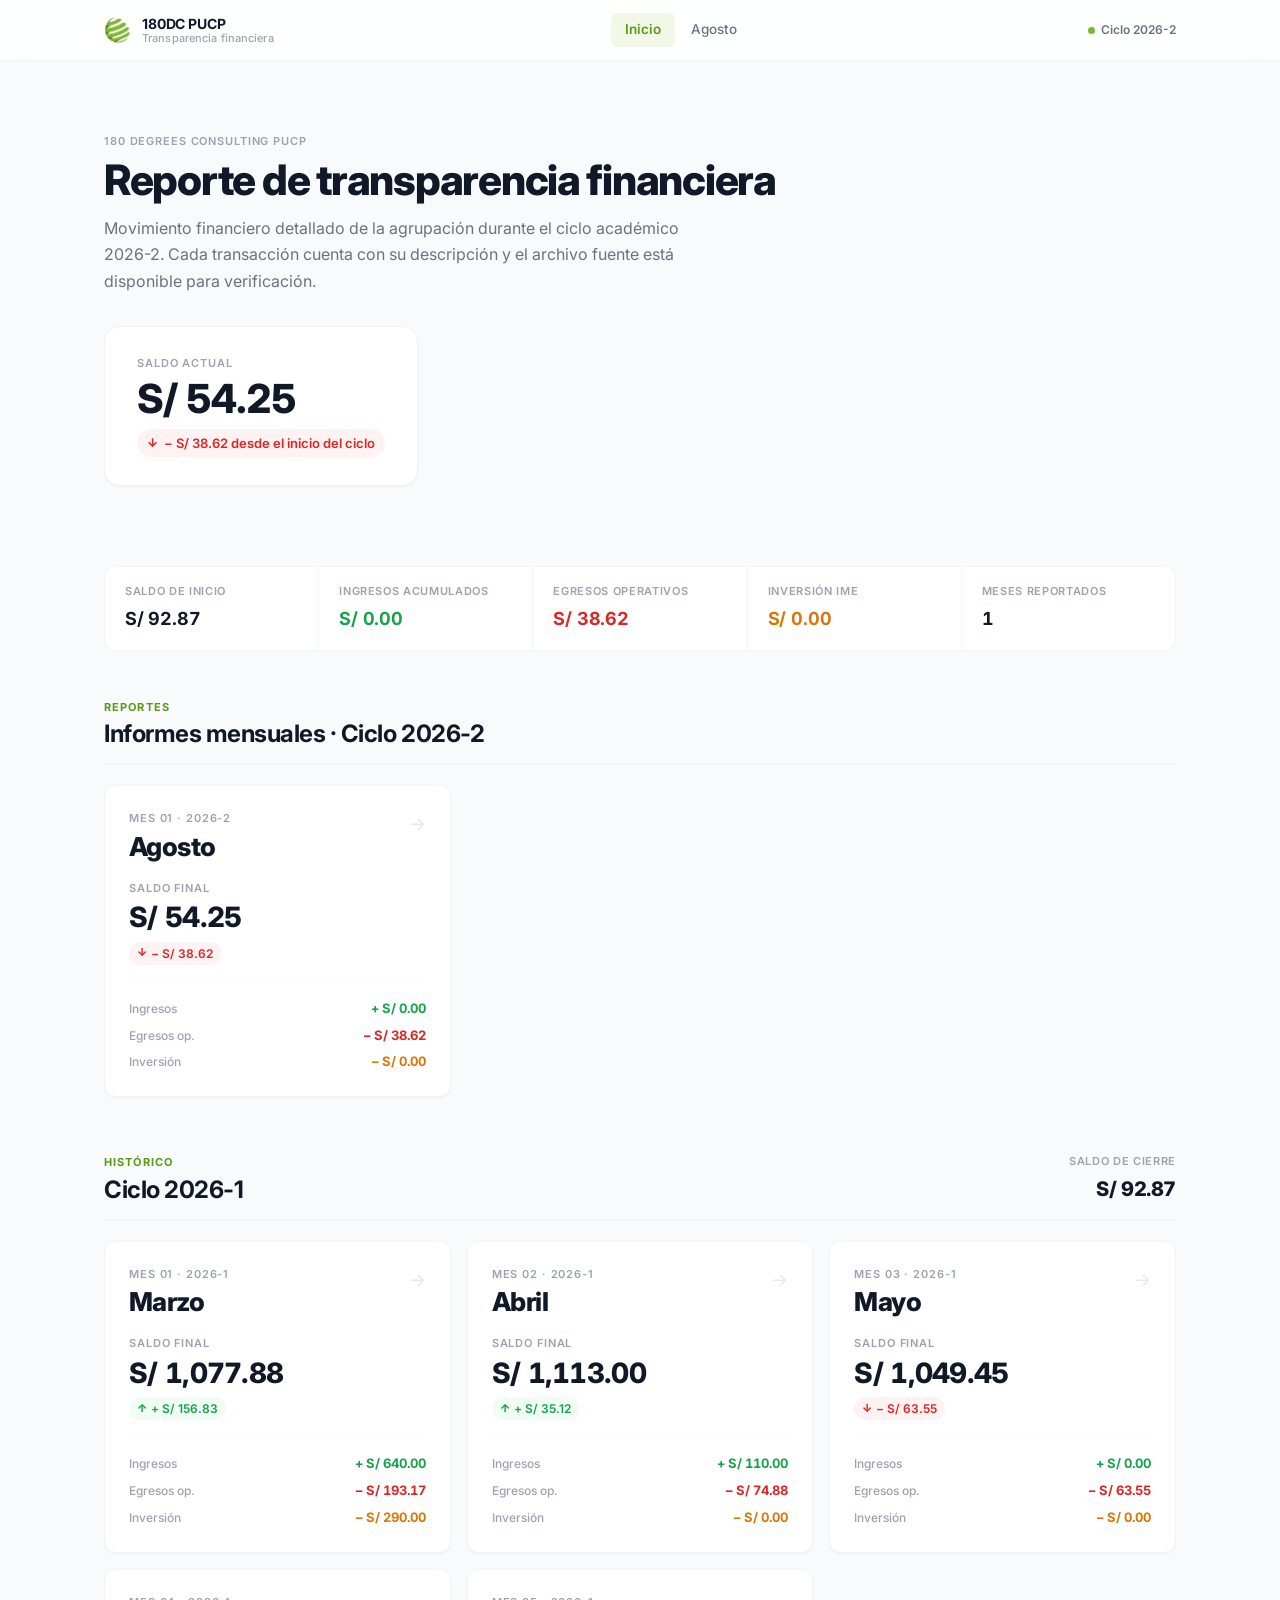
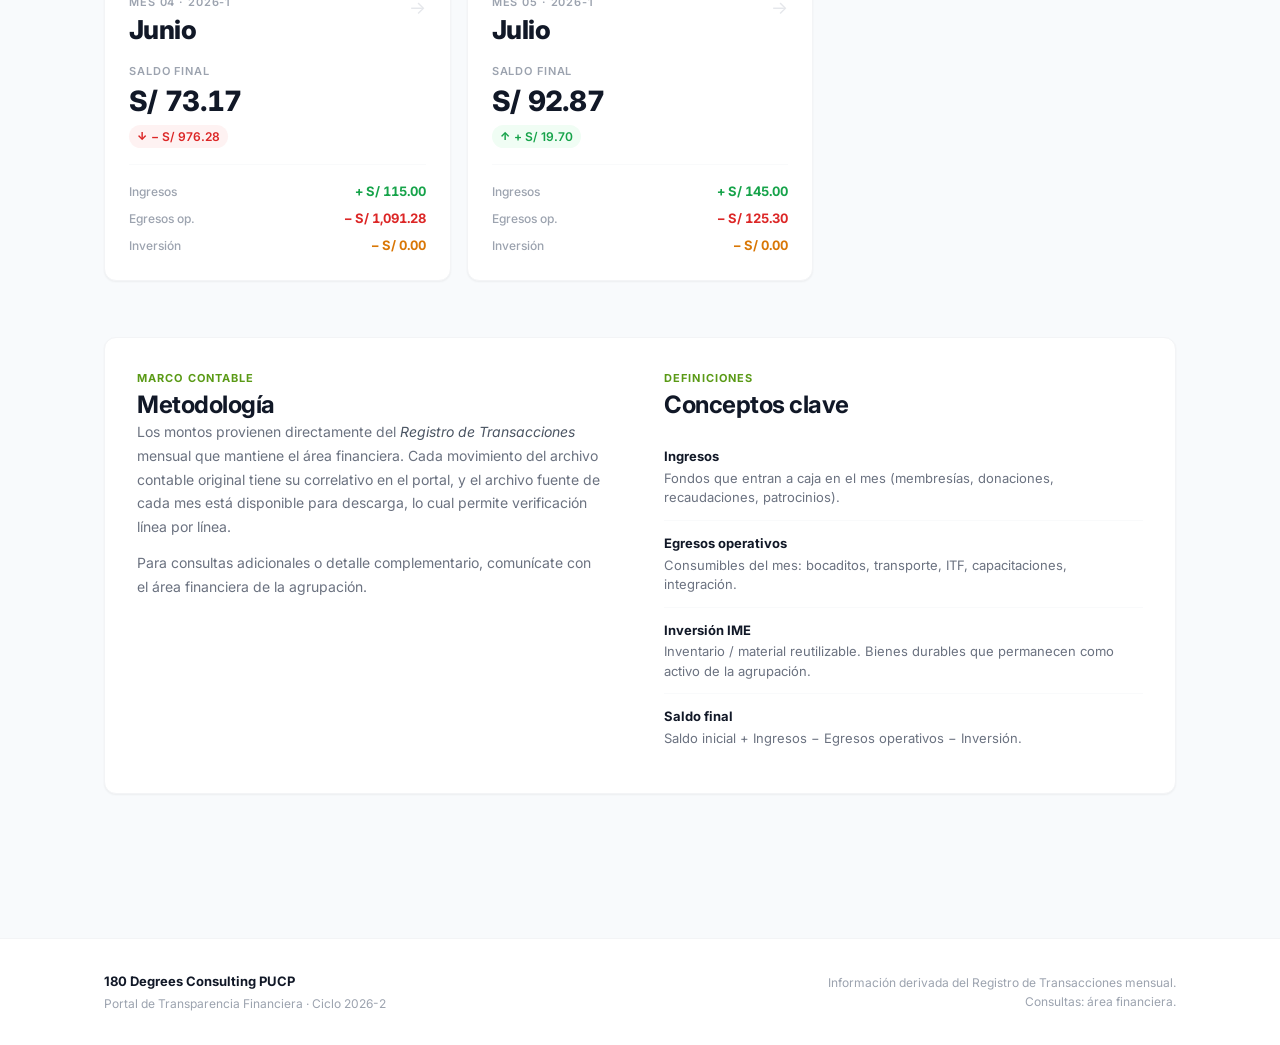
<file: site/index.html>
<!DOCTYPE html>
<html lang="es">
<head>
<meta charset="UTF-8">
<meta name="viewport" content="width=device-width, initial-scale=1.0">
<title>180DC PUCP · Transparencia Financiera</title>
<link rel="icon" type="image/jpeg" href="./assets/180.jpg">
<link rel="preconnect" href="https://fonts.googleapis.com">
<link rel="preconnect" href="https://fonts.gstatic.com" crossorigin>
<link href="https://fonts.googleapis.com/css2?family=Inter:wght@400;500;600;700;800&display=swap" rel="stylesheet">
<link rel="stylesheet" href="./assets/style.css">
</head>
<body>
  <header class="site-header">
    <div class="header-inner wrap">
      <a class="brand" href="index.html">
        <img class="brand-mark" src="./assets/180.jpg" width="28" height="28" alt="180DC PUCP">
        <div class="brand-text">
          <span class="brand-name">180DC PUCP</span>
          <span class="brand-sub">Transparencia financiera</span>
        </div>
      </a>
      <nav class="main-nav"><a class="active" href="index.html">Inicio</a><a href="meses/agosto.html">Agosto</a></nav>
      <div class="header-status">
        <span class="status-dot"></span>
        <span>Ciclo 2026-2</span>
      </div>
    </div>
  </header>
  <main class="wrap">
    
    
    <section class="index-hero">
      <p class="eyebrow">180 Degrees Consulting PUCP</p>
      <h1 class="hero-title">Reporte de transparencia financiera</h1>
      <p class="hero-lead">
        Movimiento financiero detallado de la agrupación durante el ciclo
        académico 2026-2. Cada transacción cuenta con su descripción y el
        archivo fuente está disponible para verificación.
      </p>
      <div class="hero-saldo-strip">
        <div>
          <p class="eyebrow">Saldo actual</p>
          <div class="hero-saldo-big">S/ 54.25</div>
          <p class="hero-saldo-delta down">
            <span class="arrow">↓</span>
            − S/ 38.62 desde el inicio del ciclo
          </p>
        </div>
      </div>
    </section>
    
    
    <div class="stat-strip stat-strip-index">
      <div class="stat">
        <span class="stat-label">Saldo de inicio</span>
        <span class="stat-value">S/ 92.87</span>
      </div>
      <div class="stat">
        <span class="stat-label">Ingresos acumulados</span>
        <span class="stat-value verde">S/ 0.00</span>
      </div>
      <div class="stat">
        <span class="stat-label">Egresos operativos</span>
        <span class="stat-value rojo">S/ 38.62</span>
      </div>
      <div class="stat">
        <span class="stat-label">Inversión IME</span>
        <span class="stat-value ambar">S/ 0.00</span>
      </div>
      <div class="stat">
        <span class="stat-label">Meses reportados</span>
        <span class="stat-value">1</span>
      </div>
    </div>
    

    <section class="section">
      <div class="section-head">
        <div>
          <p class="section-eyebrow">Reportes</p>
          <h3 class="section-title-big">Informes mensuales · Ciclo 2026-2</h3>
        </div>
      </div>
      <div class="meses-grid">
        <a class="mes-card" href="meses/agosto.html">
          <div class="mes-card-head">
            <div>
              <p class="eyebrow">Mes 01 · 2026-2</p>
              <h3 class="mes-card-title">Agosto</h3>
            </div>
            <span class="mes-arrow">→</span>
          </div>
          <div class="mes-card-saldo">
            <p class="eyebrow">Saldo final</p>
            <div class="mes-saldo-num">S/ 54.25</div>
            <p class="mes-delta down">
              <span class="arrow">↓</span>
              − S/ 38.62
            </p>
          </div>
          <div class="mes-card-stats">
            <div>
              <span>Ingresos</span>
              <b class="verde">+ S/ 0.00</b>
            </div>
            <div>
              <span>Egresos op.</span>
              <b class="rojo">− S/ 38.62</b>
            </div>
            <div>
              <span>Inversión</span>
              <b class="ambar">− S/ 0.00</b>
            </div>
          </div>
        </a>
        </div>
    </section>

    
    <section class="section">
      <div class="section-head">
        <div>
          <p class="section-eyebrow">Histórico</p>
          <h3 class="section-title-big">Ciclo 2026-1</h3>
        </div>
        <div class="section-total">
          <span class="total-label">Saldo de cierre</span>
          <span class="total-value">S/ 92.87</span>
        </div>
      </div>
      <div class="meses-grid">
        <a class="mes-card" href="meses/marzo.html">
          <div class="mes-card-head">
            <div>
              <p class="eyebrow">Mes 01 · 2026-1</p>
              <h3 class="mes-card-title">Marzo</h3>
            </div>
            <span class="mes-arrow">→</span>
          </div>
          <div class="mes-card-saldo">
            <p class="eyebrow">Saldo final</p>
            <div class="mes-saldo-num">S/ 1,077.88</div>
            <p class="mes-delta up">
              <span class="arrow">↑</span>
              + S/ 156.83
            </p>
          </div>
          <div class="mes-card-stats">
            <div>
              <span>Ingresos</span>
              <b class="verde">+ S/ 640.00</b>
            </div>
            <div>
              <span>Egresos op.</span>
              <b class="rojo">− S/ 193.17</b>
            </div>
            <div>
              <span>Inversión</span>
              <b class="ambar">− S/ 290.00</b>
            </div>
          </div>
        </a>
        
        <a class="mes-card" href="meses/abril.html">
          <div class="mes-card-head">
            <div>
              <p class="eyebrow">Mes 02 · 2026-1</p>
              <h3 class="mes-card-title">Abril</h3>
            </div>
            <span class="mes-arrow">→</span>
          </div>
          <div class="mes-card-saldo">
            <p class="eyebrow">Saldo final</p>
            <div class="mes-saldo-num">S/ 1,113.00</div>
            <p class="mes-delta up">
              <span class="arrow">↑</span>
              + S/ 35.12
            </p>
          </div>
          <div class="mes-card-stats">
            <div>
              <span>Ingresos</span>
              <b class="verde">+ S/ 110.00</b>
            </div>
            <div>
              <span>Egresos op.</span>
              <b class="rojo">− S/ 74.88</b>
            </div>
            <div>
              <span>Inversión</span>
              <b class="ambar">− S/ 0.00</b>
            </div>
          </div>
        </a>
        
        <a class="mes-card" href="meses/mayo.html">
          <div class="mes-card-head">
            <div>
              <p class="eyebrow">Mes 03 · 2026-1</p>
              <h3 class="mes-card-title">Mayo</h3>
            </div>
            <span class="mes-arrow">→</span>
          </div>
          <div class="mes-card-saldo">
            <p class="eyebrow">Saldo final</p>
            <div class="mes-saldo-num">S/ 1,049.45</div>
            <p class="mes-delta down">
              <span class="arrow">↓</span>
              − S/ 63.55
            </p>
          </div>
          <div class="mes-card-stats">
            <div>
              <span>Ingresos</span>
              <b class="verde">+ S/ 0.00</b>
            </div>
            <div>
              <span>Egresos op.</span>
              <b class="rojo">− S/ 63.55</b>
            </div>
            <div>
              <span>Inversión</span>
              <b class="ambar">− S/ 0.00</b>
            </div>
          </div>
        </a>
        
        <a class="mes-card" href="meses/junio.html">
          <div class="mes-card-head">
            <div>
              <p class="eyebrow">Mes 04 · 2026-1</p>
              <h3 class="mes-card-title">Junio</h3>
            </div>
            <span class="mes-arrow">→</span>
          </div>
          <div class="mes-card-saldo">
            <p class="eyebrow">Saldo final</p>
            <div class="mes-saldo-num">S/ 73.17</div>
            <p class="mes-delta down">
              <span class="arrow">↓</span>
              − S/ 976.28
            </p>
          </div>
          <div class="mes-card-stats">
            <div>
              <span>Ingresos</span>
              <b class="verde">+ S/ 115.00</b>
            </div>
            <div>
              <span>Egresos op.</span>
              <b class="rojo">− S/ 1,091.28</b>
            </div>
            <div>
              <span>Inversión</span>
              <b class="ambar">− S/ 0.00</b>
            </div>
          </div>
        </a>
        
        <a class="mes-card" href="meses/julio.html">
          <div class="mes-card-head">
            <div>
              <p class="eyebrow">Mes 05 · 2026-1</p>
              <h3 class="mes-card-title">Julio</h3>
            </div>
            <span class="mes-arrow">→</span>
          </div>
          <div class="mes-card-saldo">
            <p class="eyebrow">Saldo final</p>
            <div class="mes-saldo-num">S/ 92.87</div>
            <p class="mes-delta up">
              <span class="arrow">↑</span>
              + S/ 19.70
            </p>
          </div>
          <div class="mes-card-stats">
            <div>
              <span>Ingresos</span>
              <b class="verde">+ S/ 145.00</b>
            </div>
            <div>
              <span>Egresos op.</span>
              <b class="rojo">− S/ 125.30</b>
            </div>
            <div>
              <span>Inversión</span>
              <b class="ambar">− S/ 0.00</b>
            </div>
          </div>
        </a>
        </div>
    </section>
    

    <section class="section two-col">
      <div>
        <p class="section-eyebrow">Marco contable</p>
        <h3 class="section-title-big">Metodología</h3>
        <p class="prose">
          Los montos provienen directamente del <em>Registro de Transacciones</em>
          mensual que mantiene el área financiera. Cada movimiento del archivo
          contable original tiene su correlativo en el portal, y el archivo
          fuente de cada mes está disponible para descarga, lo cual permite
          verificación línea por línea.
        </p>
        <p class="prose">
          Para consultas adicionales o detalle complementario, comunícate con
          el área financiera de la agrupación.
        </p>
      </div>
      <div>
        <p class="section-eyebrow">Definiciones</p>
        <h3 class="section-title-big">Conceptos clave</h3>
        <dl class="def-list">
          <div>
            <dt>Ingresos</dt>
            <dd>Fondos que entran a caja en el mes (membresías, donaciones, recaudaciones, patrocinios).</dd>
          </div>
          <div>
            <dt>Egresos operativos</dt>
            <dd>Consumibles del mes: bocaditos, transporte, ITF, capacitaciones, integración.</dd>
          </div>
          <div>
            <dt>Inversión IME</dt>
            <dd>Inventario / material reutilizable. Bienes durables que permanecen como activo de la agrupación.</dd>
          </div>
          <div>
            <dt>Saldo final</dt>
            <dd>Saldo inicial + Ingresos − Egresos operativos − Inversión.</dd>
          </div>
        </dl>
      </div>
    </section>
    
  </main>
  <footer>
    <div class="wrap footer-inner">
      <div>
        <p class="footer-title">180 Degrees Consulting PUCP</p>
        <p class="footer-sub">Portal de Transparencia Financiera · Ciclo 2026-2</p>
      </div>
      <div class="footer-meta">
        <p>Información derivada del Registro de Transacciones mensual.</p>
        <p>Consultas: área financiera.</p>
      </div>
    </div>
  </footer>
</body>
</html>
</file>
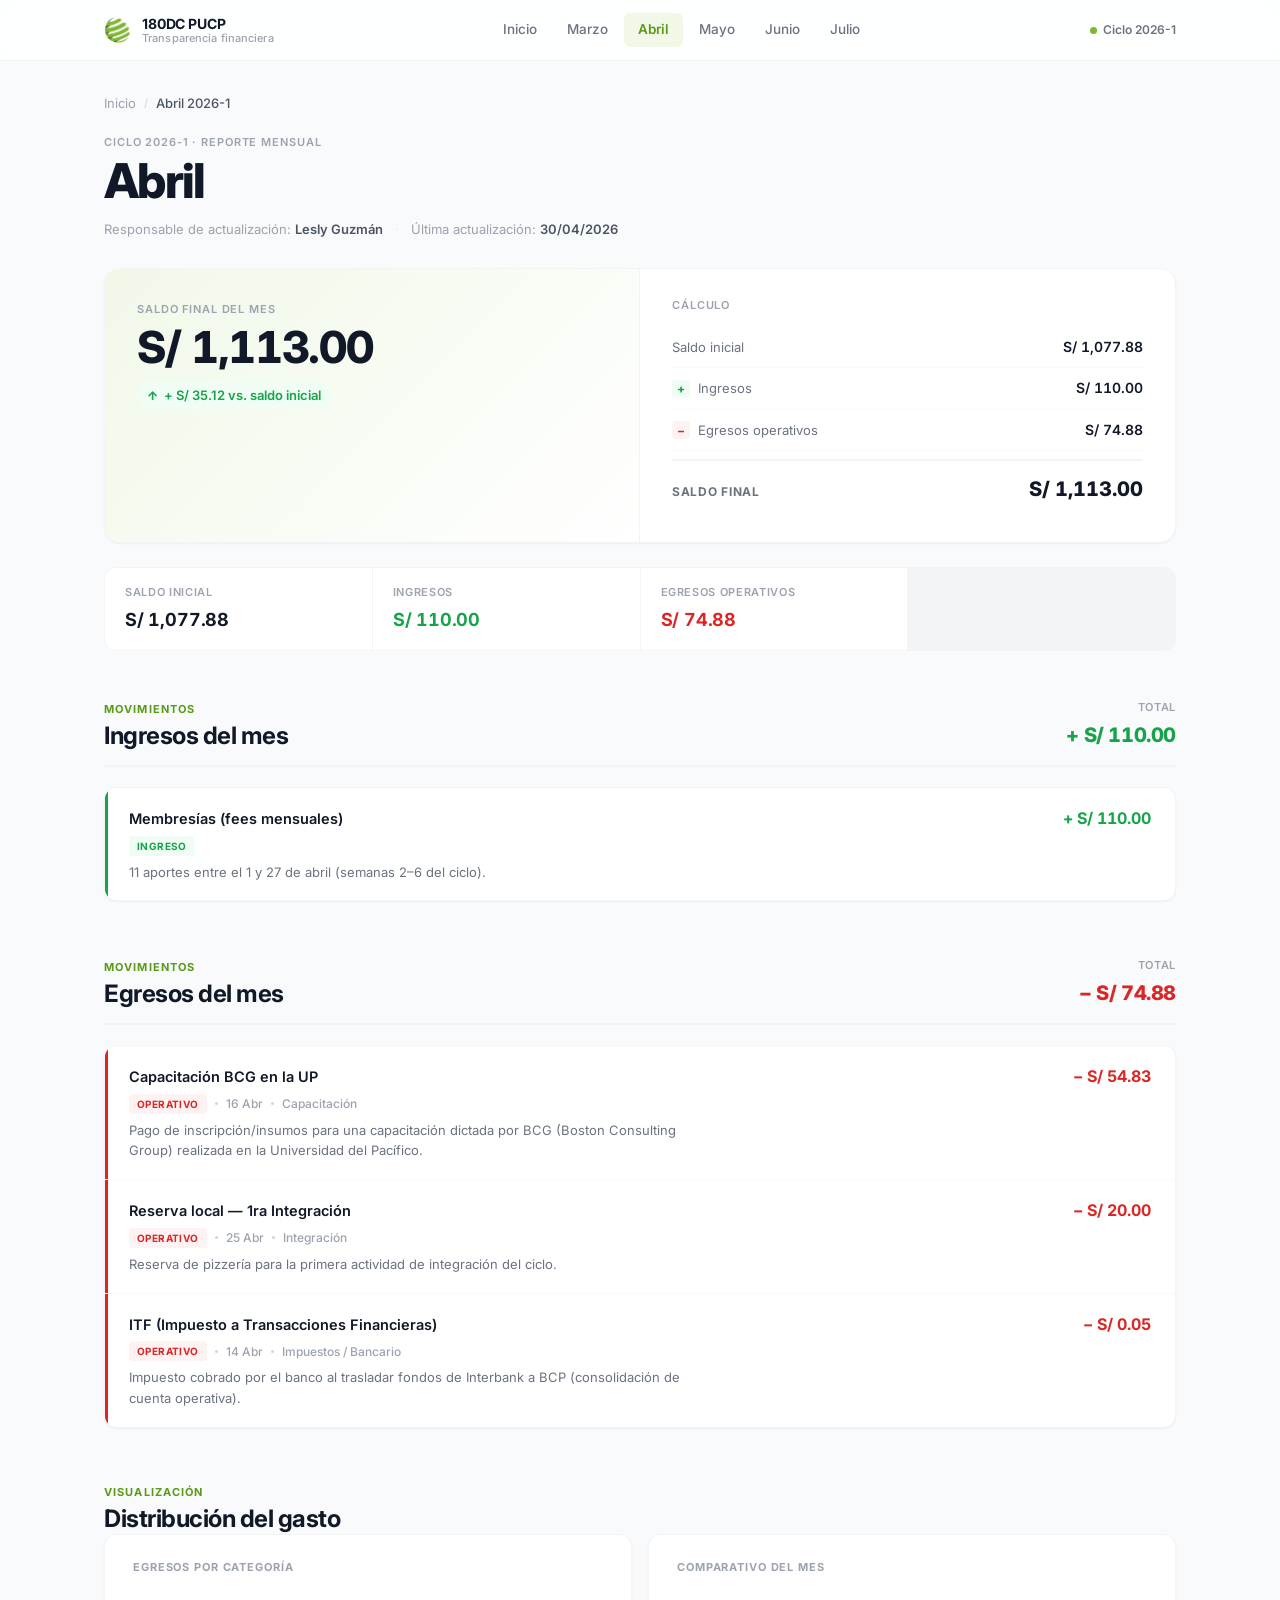
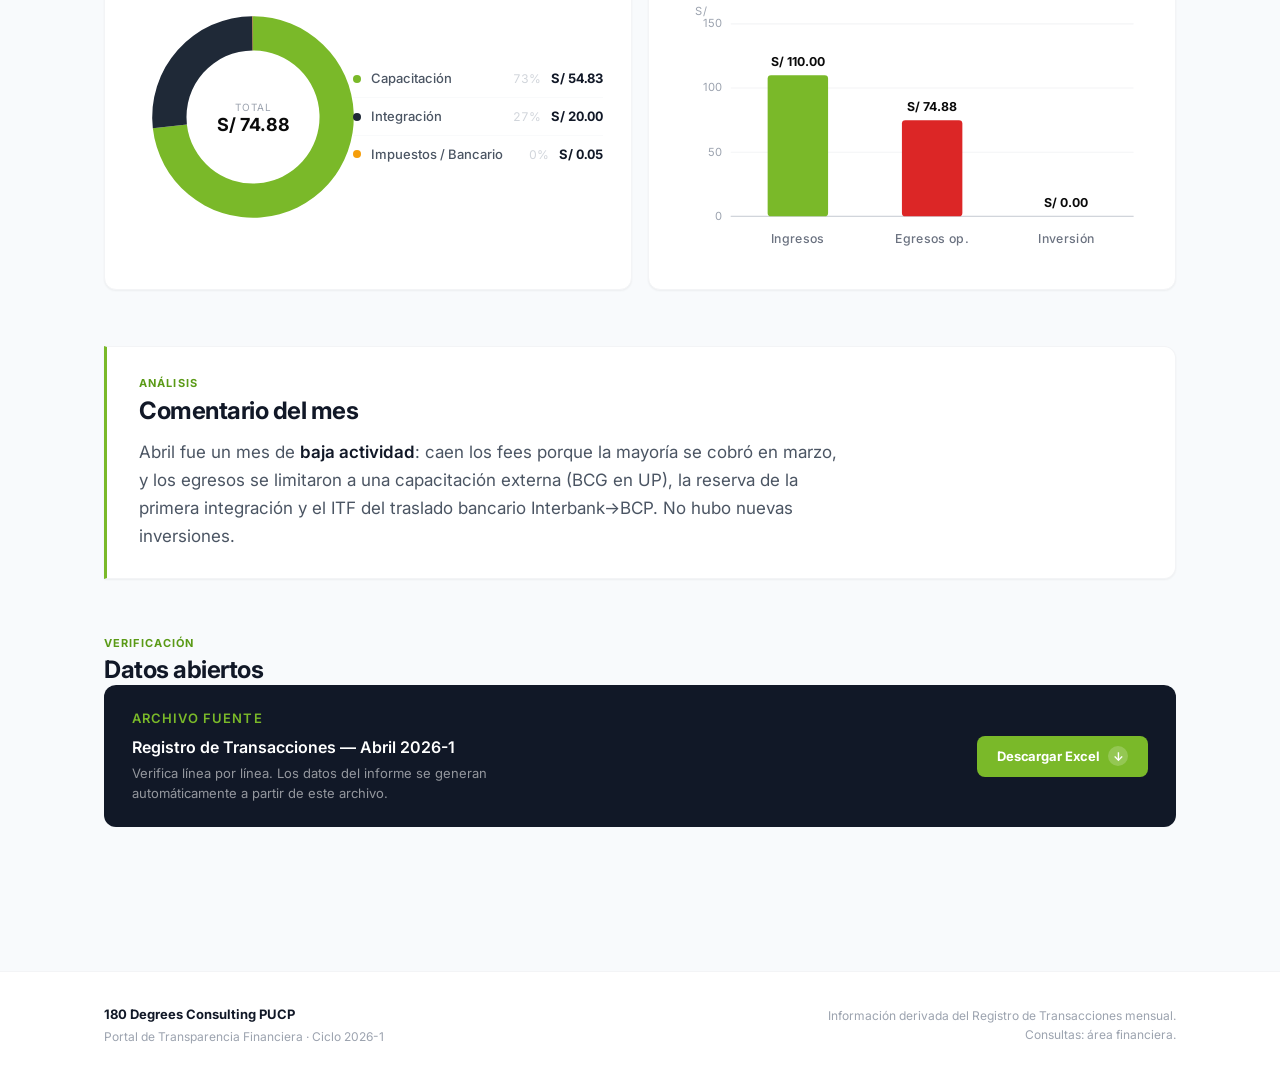
<file: site/meses/abril.html>
<!DOCTYPE html>
<html lang="es">
<head>
<meta charset="UTF-8">
<meta name="viewport" content="width=device-width, initial-scale=1.0">
<title>Abril 2026-1 · 180DC PUCP</title>
<link rel="icon" type="image/jpeg" href="../assets/180.jpg">
<link rel="preconnect" href="https://fonts.googleapis.com">
<link rel="preconnect" href="https://fonts.gstatic.com" crossorigin>
<link href="https://fonts.googleapis.com/css2?family=Inter:wght@400;500;600;700;800&display=swap" rel="stylesheet">
<link rel="stylesheet" href="../assets/style.css">
</head>
<body>
  <header class="site-header">
    <div class="header-inner wrap">
      <a class="brand" href="../index.html">
        <img class="brand-mark" src="../assets/180.jpg" width="28" height="28" alt="180DC PUCP">
        <div class="brand-text">
          <span class="brand-name">180DC PUCP</span>
          <span class="brand-sub">Transparencia financiera</span>
        </div>
      </a>
      <nav class="main-nav"><a href="../index.html">Inicio</a><a href="marzo.html">Marzo</a><a href="abril.html" class="active">Abril</a><a href="mayo.html">Mayo</a><a href="junio.html">Junio</a><a href="julio.html">Julio</a></nav>
      <div class="header-status">
        <span class="status-dot"></span>
        <span>Ciclo 2026-1</span>
      </div>
    </div>
  </header>
  <main class="wrap">
    
    <div class="breadcrumb">
      <a href="../index.html">Inicio</a>
      <span class="bc-sep">/</span>
      <span>Abril 2026-1</span>
    </div>

    <header class="page-hero">
      <p class="eyebrow">Ciclo 2026-1 · Reporte mensual</p>
      <h1 class="page-title">Abril</h1>
      <p class="page-meta">
        Responsable de actualización: <strong>Lesly Guzmán</strong>
        <span class="meta-sep">·</span>
        Última actualización: <strong>30/04/2026</strong>
      </p>
    </header>

    
    <section class="hero-saldo">
      <div class="hero-saldo-main">
        <p class="eyebrow">Saldo final del mes</p>
        <div class="hero-saldo-num">S/ 1,113.00</div>
        <p class="hero-saldo-delta up">
          <span class="arrow">↑</span>
          + S/ 35.12 vs. saldo inicial
        </p>
      </div>
      <div class="hero-saldo-calc">
        <p class="eyebrow">Cálculo</p>
        <dl class="calc-list">
          <div><dt>Saldo inicial</dt><dd>S/ 1,077.88</dd></div>
          <div class="op"><dt><span class="op-sign verde">+</span> Ingresos</dt><dd>S/ 110.00</dd></div>
          <div class="op"><dt><span class="op-sign rojo">−</span> Egresos operativos</dt><dd>S/ 74.88</dd></div>
          
          <div class="total"><dt>Saldo final</dt><dd>S/ 1,113.00</dd></div>
        </dl>
      </div>
    </section>
    
    
    <div class="stat-strip">
      <div class="stat">
        <span class="stat-label">Saldo inicial</span>
        <span class="stat-value">S/ 1,077.88</span>
      </div><div class="stat">
        <span class="stat-label">Ingresos</span>
        <span class="stat-value verde">S/ 110.00</span>
      </div><div class="stat">
        <span class="stat-label">Egresos operativos</span>
        <span class="stat-value rojo">S/ 74.88</span>
      </div>
    </div>
    

    <section class="section">
      <div class="section-head">
        <div>
          <p class="section-eyebrow">Movimientos</p>
          <h3 class="section-title-big">Ingresos del mes</h3>
        </div>
        <div class="section-total verde">
          <span class="total-label">Total</span>
          <span class="total-value">+ S/ 110.00</span>
        </div>
      </div>
      <div class="tx-list">
    <article class="tx-row tx-in">
      <div class="tx-main">
        <div class="tx-head">
          <h4 class="tx-title">Membresías (fees mensuales)</h4>
          <div class="tx-monto in">+ S/ 110.00</div>
        </div>
        <div class="row-meta"><span class="row-badge in">Ingreso</span></div>
        <p class="tx-desc">11 aportes entre el 1 y 27 de abril (semanas 2–6 del ciclo).</p>
      </div>
    </article>
    </div>
    </section>

    <section class="section">
      <div class="section-head">
        <div>
          <p class="section-eyebrow">Movimientos</p>
          <h3 class="section-title-big">Egresos del mes</h3>
        </div>
        <div class="section-total rojo">
          <span class="total-label">Total</span>
          <span class="total-value">− S/ 74.88</span>
        </div>
      </div>
      
      <div class="tx-list">
    <article class="tx-row tx-op">
      <div class="tx-main">
        <div class="tx-head">
          <h4 class="tx-title">Capacitación BCG en la UP</h4>
          <div class="tx-monto op">− S/ 54.83</div>
        </div>
        <div class="row-meta"><span class="row-badge op">Operativo</span><span class="row-sep"></span><span class="row-meta-item">16 Abr</span><span class="row-sep"></span><span class="row-meta-item">Capacitación</span></div>
        <p class="tx-desc">Pago de inscripción/insumos para una capacitación dictada por BCG (Boston Consulting Group) realizada en la Universidad del Pacífico.</p>
      </div>
    </article>
    
    <article class="tx-row tx-op">
      <div class="tx-main">
        <div class="tx-head">
          <h4 class="tx-title">Reserva local — 1ra Integración</h4>
          <div class="tx-monto op">− S/ 20.00</div>
        </div>
        <div class="row-meta"><span class="row-badge op">Operativo</span><span class="row-sep"></span><span class="row-meta-item">25 Abr</span><span class="row-sep"></span><span class="row-meta-item">Integración</span></div>
        <p class="tx-desc">Reserva de pizzería para la primera actividad de integración del ciclo.</p>
      </div>
    </article>
    
    <article class="tx-row tx-op">
      <div class="tx-main">
        <div class="tx-head">
          <h4 class="tx-title">ITF (Impuesto a Transacciones Financieras)</h4>
          <div class="tx-monto op">− S/ 0.05</div>
        </div>
        <div class="row-meta"><span class="row-badge op">Operativo</span><span class="row-sep"></span><span class="row-meta-item">14 Abr</span><span class="row-sep"></span><span class="row-meta-item">Impuestos / Bancario</span></div>
        <p class="tx-desc">Impuesto cobrado por el banco al trasladar fondos de Interbank a BCP (consolidación de cuenta operativa).</p>
      </div>
    </article>
    </div>
    </section>

    

    <section class="section">
      <p class="section-eyebrow">Visualización</p>
      <h3 class="section-title-big">Distribución del gasto</h3>
      <div class="chart-grid">
        <div class="chart-block">
          <h4 class="chart-title">Egresos por categoría</h4>
          <div class="donut-block"><svg viewBox="0 0 240 240" width="240" height="240" preserveAspectRatio="xMidYMid meet"><path d="M 120.00 19.20 A 100.80 100.80 0 1 1 19.83 131.23 L 53.89 127.41 A 66.53 66.53 0 1 0 120.00 53.47 Z" fill="#7AB929"/><path d="M 19.83 131.23 A 100.80 100.80 0 0 1 119.58 19.20 L 119.72 53.47 A 66.53 66.53 0 0 0 53.89 127.41 Z" fill="#1F2937"/><path d="M 119.58 19.20 A 100.80 100.80 0 0 1 120.00 19.20 L 120.00 53.47 A 66.53 66.53 0 0 0 119.72 53.47 Z" fill="#F59E0B"/><text x="120.0" y="114.0" text-anchor="middle" font-size="10" letter-spacing="1" fill="#9CA3AF">TOTAL</text><text x="120.0" y="134.0" text-anchor="middle" font-size="18" font-weight="700" fill="#0A0A0A">S/ 74.88</text></svg><ul class="donut-legend"><li><span class="dot" style="background:#7AB929"></span><span class="lbl">Capacitación</span><span class="pct">73%</span><span class="val">S/ 54.83</span></li><li><span class="dot" style="background:#1F2937"></span><span class="lbl">Integración</span><span class="pct">27%</span><span class="val">S/ 20.00</span></li><li><span class="dot" style="background:#F59E0B"></span><span class="lbl">Impuestos / Bancario</span><span class="pct">0%</span><span class="val">S/ 0.05</span></li></ul></div>
        </div>
        <div class="chart-block">
          <h4 class="chart-title">Comparativo del mes</h4>
          <svg viewBox="0 0 420 240" width="100%" preserveAspectRatio="xMidYMid meet"><text x="16" y="16" font-size="10" fill="#9CA3AF" letter-spacing="1">S/</text><line x1="48" y1="196.0" x2="408" y2="196.0" stroke="#F3F4F6"/><text x="40" y="199.0" text-anchor="end" font-size="10" fill="#9CA3AF">0</text><line x1="48" y1="138.7" x2="408" y2="138.7" stroke="#F3F4F6"/><text x="40" y="141.7" text-anchor="end" font-size="10" fill="#9CA3AF">50</text><line x1="48" y1="81.3" x2="408" y2="81.3" stroke="#F3F4F6"/><text x="40" y="84.3" text-anchor="end" font-size="10" fill="#9CA3AF">100</text><line x1="48" y1="24.0" x2="408" y2="24.0" stroke="#F3F4F6"/><text x="40" y="27.0" text-anchor="end" font-size="10" fill="#9CA3AF">150</text><line x1="48" y1="196.0" x2="408" y2="196.0" stroke="#D1D5DB"/><rect x="81.0" y="69.9" width="54.0" height="126.1" rx="3" fill="#7AB929"/><text x="108.0" y="61.9" text-anchor="middle" font-size="11" font-weight="700" fill="#0A0A0A">S/ 110.00</text><rect x="201.0" y="110.1" width="54.0" height="85.9" rx="3" fill="#DC2626"/><text x="228.0" y="102.1" text-anchor="middle" font-size="11" font-weight="700" fill="#0A0A0A">S/ 74.88</text><rect x="321.0" y="196.0" width="54.0" height="0.0" rx="3" fill="#F59E0B"/><text x="348.0" y="188.0" text-anchor="middle" font-size="11" font-weight="700" fill="#0A0A0A">S/ 0.00</text><text x="108.0" y="220.0" text-anchor="middle" font-size="11" fill="#6B7280" font-weight="500" letter-spacing="0.3">Ingresos</text><text x="228.0" y="220.0" text-anchor="middle" font-size="11" fill="#6B7280" font-weight="500" letter-spacing="0.3">Egresos op.</text><text x="348.0" y="220.0" text-anchor="middle" font-size="11" fill="#6B7280" font-weight="500" letter-spacing="0.3">Inversión</text></svg>
        </div>
      </div>
    </section>

    
        <section class="analisis-section">
          <p class="section-eyebrow">Análisis</p>
          <h3 class="section-title-big">Comentario del mes</h3>
          <blockquote class="pullquote">Abril fue un mes de <strong>baja actividad</strong>: caen los fees porque la mayoría se cobró en marzo, y los egresos se limitaron a una capacitación externa (BCG en UP), la reserva de la primera integración y el ITF del traslado bancario Interbank→BCP. No hubo nuevas inversiones.</blockquote>
        </section>
        

    <section class="section">
      <p class="section-eyebrow">Verificación</p>
      <h3 class="section-title-big">Datos abiertos</h3>
      
    <div class="descarga">
      <div class="descarga-info">
        <p class="eyebrow">Archivo fuente</p>
        <h4>Registro de Transacciones — Abril 2026-1</h4>
        <p>Verifica línea por línea. Los datos del informe se generan
           automáticamente a partir de este archivo.</p>
      </div>
      <a class="btn-descarga" href="../downloads/transacciones_abril.xlsx" download>
        <span>Descargar Excel</span>
        <span class="btn-arrow">↓</span>
      </a>
    </div>
    
    </section>
    
  </main>
  <footer>
    <div class="wrap footer-inner">
      <div>
        <p class="footer-title">180 Degrees Consulting PUCP</p>
        <p class="footer-sub">Portal de Transparencia Financiera · Ciclo 2026-1</p>
      </div>
      <div class="footer-meta">
        <p>Información derivada del Registro de Transacciones mensual.</p>
        <p>Consultas: área financiera.</p>
      </div>
    </div>
  </footer>
</body>
</html>
</file>
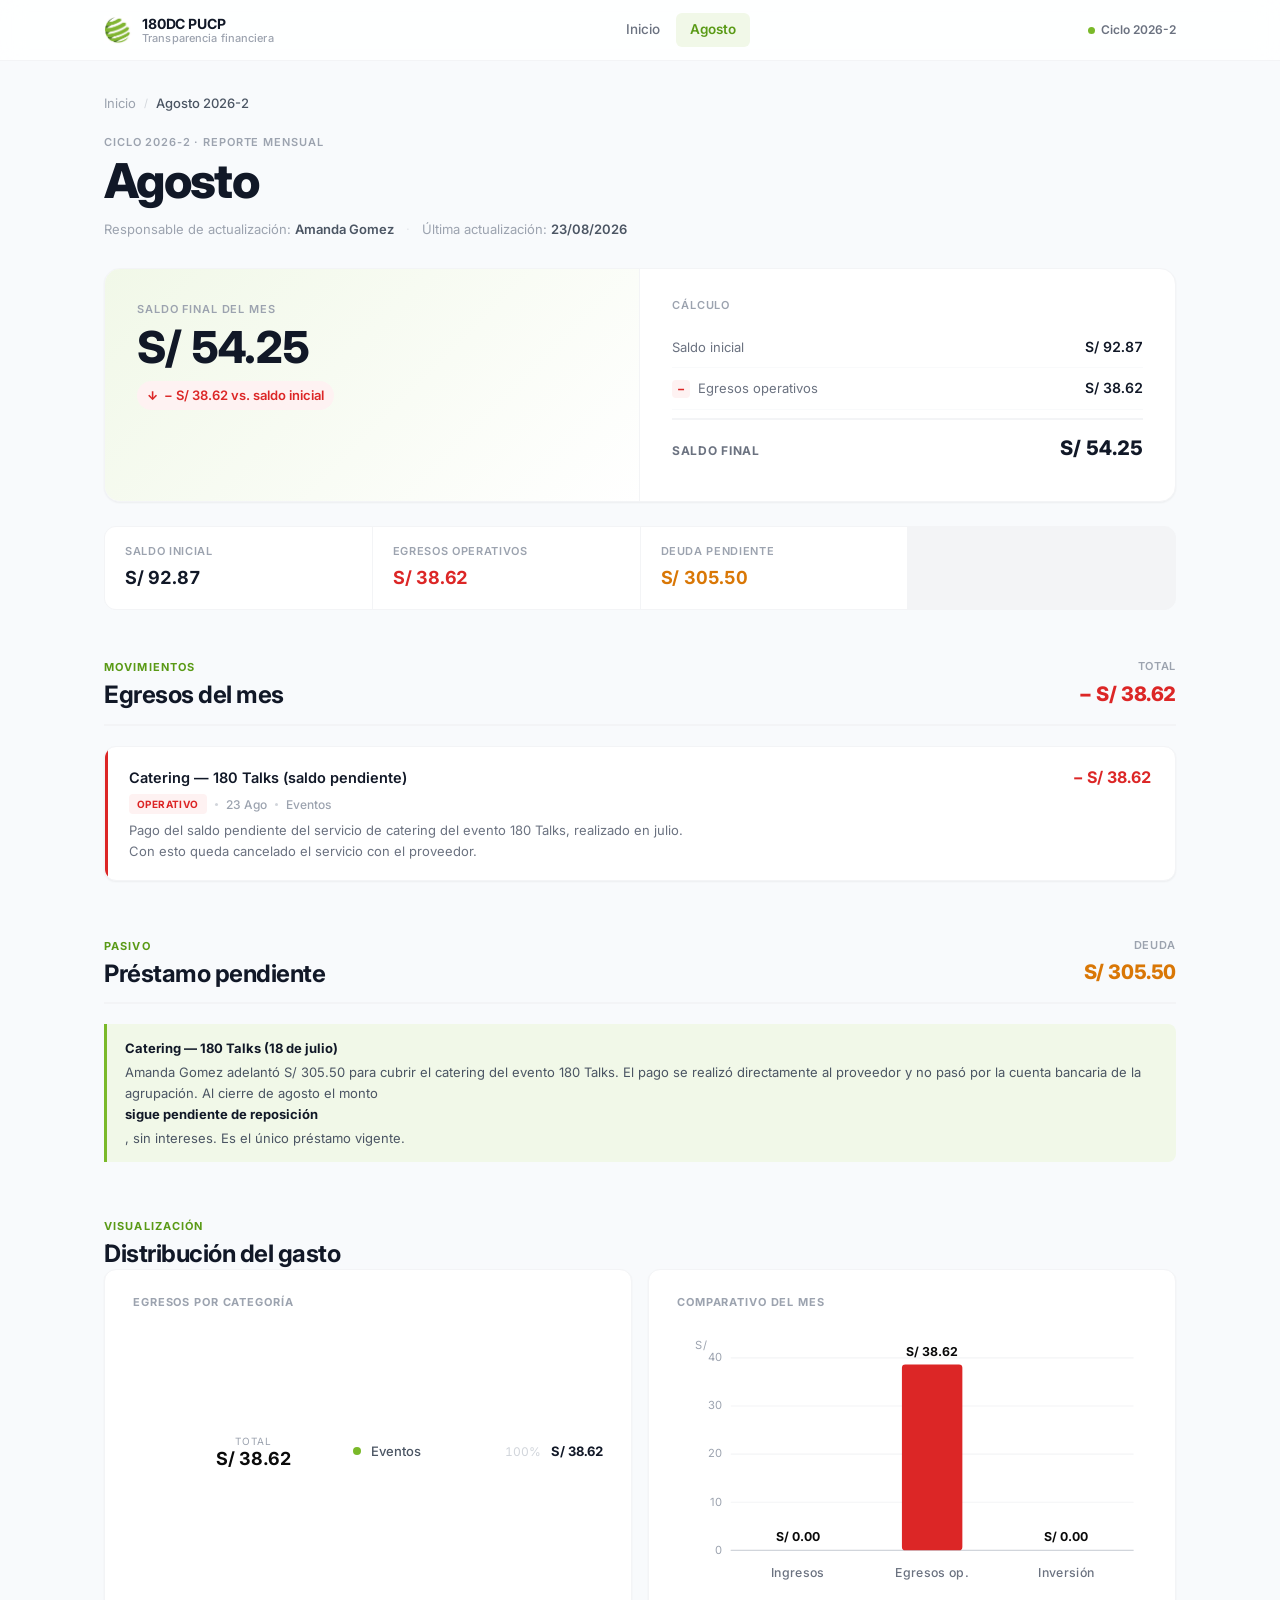
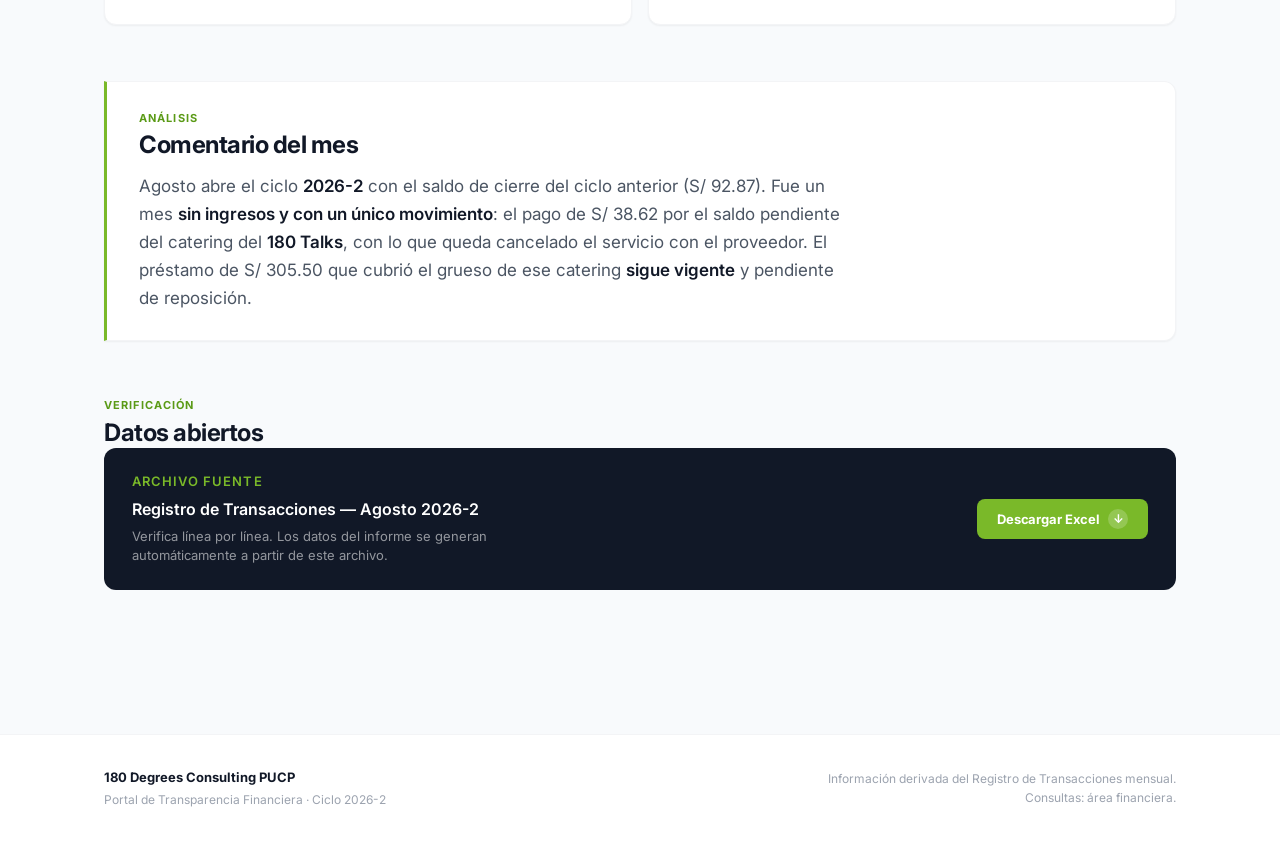
<file: site/meses/agosto.html>
<!DOCTYPE html>
<html lang="es">
<head>
<meta charset="UTF-8">
<meta name="viewport" content="width=device-width, initial-scale=1.0">
<title>Agosto 2026-2 · 180DC PUCP</title>
<link rel="icon" type="image/jpeg" href="../assets/180.jpg">
<link rel="preconnect" href="https://fonts.googleapis.com">
<link rel="preconnect" href="https://fonts.gstatic.com" crossorigin>
<link href="https://fonts.googleapis.com/css2?family=Inter:wght@400;500;600;700;800&display=swap" rel="stylesheet">
<link rel="stylesheet" href="../assets/style.css">
</head>
<body>
  <header class="site-header">
    <div class="header-inner wrap">
      <a class="brand" href="../index.html">
        <img class="brand-mark" src="../assets/180.jpg" width="28" height="28" alt="180DC PUCP">
        <div class="brand-text">
          <span class="brand-name">180DC PUCP</span>
          <span class="brand-sub">Transparencia financiera</span>
        </div>
      </a>
      <nav class="main-nav"><a href="../index.html">Inicio</a><a href="agosto.html" class="active">Agosto</a></nav>
      <div class="header-status">
        <span class="status-dot"></span>
        <span>Ciclo 2026-2</span>
      </div>
    </div>
  </header>
  <main class="wrap">
    
    <div class="breadcrumb">
      <a href="../index.html">Inicio</a>
      <span class="bc-sep">/</span>
      <span>Agosto 2026-2</span>
    </div>

    <header class="page-hero">
      <p class="eyebrow">Ciclo 2026-2 · Reporte mensual</p>
      <h1 class="page-title">Agosto</h1>
      <p class="page-meta">
        Responsable de actualización: <strong>Amanda Gomez</strong>
        <span class="meta-sep">·</span>
        Última actualización: <strong>23/08/2026</strong>
      </p>
    </header>

    
    <section class="hero-saldo">
      <div class="hero-saldo-main">
        <p class="eyebrow">Saldo final del mes</p>
        <div class="hero-saldo-num">S/ 54.25</div>
        <p class="hero-saldo-delta down">
          <span class="arrow">↓</span>
          − S/ 38.62 vs. saldo inicial
        </p>
      </div>
      <div class="hero-saldo-calc">
        <p class="eyebrow">Cálculo</p>
        <dl class="calc-list">
          <div><dt>Saldo inicial</dt><dd>S/ 92.87</dd></div>
          
          <div class="op"><dt><span class="op-sign rojo">−</span> Egresos operativos</dt><dd>S/ 38.62</dd></div>
          
          <div class="total"><dt>Saldo final</dt><dd>S/ 54.25</dd></div>
        </dl>
      </div>
    </section>
    
    
    <div class="stat-strip">
      <div class="stat">
        <span class="stat-label">Saldo inicial</span>
        <span class="stat-value">S/ 92.87</span>
      </div><div class="stat">
        <span class="stat-label">Egresos operativos</span>
        <span class="stat-value rojo">S/ 38.62</span>
      </div><div class="stat">
        <span class="stat-label">Deuda pendiente</span>
        <span class="stat-value ambar">S/ 305.50</span>
      </div>
    </div>
    

    

    <section class="section">
      <div class="section-head">
        <div>
          <p class="section-eyebrow">Movimientos</p>
          <h3 class="section-title-big">Egresos del mes</h3>
        </div>
        <div class="section-total rojo">
          <span class="total-label">Total</span>
          <span class="total-value">− S/ 38.62</span>
        </div>
      </div>
      
      <div class="tx-list">
    <article class="tx-row tx-op">
      <div class="tx-main">
        <div class="tx-head">
          <h4 class="tx-title">Catering — 180 Talks (saldo pendiente)</h4>
          <div class="tx-monto op">− S/ 38.62</div>
        </div>
        <div class="row-meta"><span class="row-badge op">Operativo</span><span class="row-sep"></span><span class="row-meta-item">23 Ago</span><span class="row-sep"></span><span class="row-meta-item">Eventos</span></div>
        <p class="tx-desc">Pago del saldo pendiente del servicio de catering del evento 180 Talks, realizado en julio. Con esto queda cancelado el servicio con el proveedor.</p>
      </div>
    </article>
    </div>
    </section>

    
    <section class="section">
      <div class="section-head">
        <div>
          <p class="section-eyebrow">Pasivo</p>
          <h3 class="section-title-big">Préstamo pendiente</h3>
        </div>
        <div class="section-total" style="color:var(--ambar)">
          <span class="total-label">Deuda</span>
          <span class="total-value" style="color:var(--ambar)">S/ 305.50</span>
        </div>
      </div>
      <div class="info-box">
        <strong>Catering — 180 Talks (18 de julio)</strong>
        Amanda Gomez adelantó S/ 305.50 para cubrir el catering del evento 180 Talks. El pago se realizó directamente al proveedor y no pasó por la cuenta bancaria de la agrupación. Al cierre de agosto el monto <strong>sigue pendiente de reposición</strong>, sin intereses. Es el único préstamo vigente.
      </div>
    </section>
    

    <section class="section">
      <p class="section-eyebrow">Visualización</p>
      <h3 class="section-title-big">Distribución del gasto</h3>
      <div class="chart-grid">
        <div class="chart-block">
          <h4 class="chart-title">Egresos por categoría</h4>
          <div class="donut-block"><svg viewBox="0 0 240 240" width="240" height="240" preserveAspectRatio="xMidYMid meet"><path d="M 120.00 19.20 A 100.80 100.80 0 1 1 120.00 19.20 L 120.00 53.47 A 66.53 66.53 0 1 0 120.00 53.47 Z" fill="#7AB929"/><text x="120.0" y="114.0" text-anchor="middle" font-size="10" letter-spacing="1" fill="#9CA3AF">TOTAL</text><text x="120.0" y="134.0" text-anchor="middle" font-size="18" font-weight="700" fill="#0A0A0A">S/ 38.62</text></svg><ul class="donut-legend"><li><span class="dot" style="background:#7AB929"></span><span class="lbl">Eventos</span><span class="pct">100%</span><span class="val">S/ 38.62</span></li></ul></div>
        </div>
        <div class="chart-block">
          <h4 class="chart-title">Comparativo del mes</h4>
          <svg viewBox="0 0 420 240" width="100%" preserveAspectRatio="xMidYMid meet"><text x="16" y="16" font-size="10" fill="#9CA3AF" letter-spacing="1">S/</text><line x1="48" y1="196.0" x2="408" y2="196.0" stroke="#F3F4F6"/><text x="40" y="199.0" text-anchor="end" font-size="10" fill="#9CA3AF">0</text><line x1="48" y1="153.0" x2="408" y2="153.0" stroke="#F3F4F6"/><text x="40" y="156.0" text-anchor="end" font-size="10" fill="#9CA3AF">10</text><line x1="48" y1="110.0" x2="408" y2="110.0" stroke="#F3F4F6"/><text x="40" y="113.0" text-anchor="end" font-size="10" fill="#9CA3AF">20</text><line x1="48" y1="67.0" x2="408" y2="67.0" stroke="#F3F4F6"/><text x="40" y="70.0" text-anchor="end" font-size="10" fill="#9CA3AF">30</text><line x1="48" y1="24.0" x2="408" y2="24.0" stroke="#F3F4F6"/><text x="40" y="27.0" text-anchor="end" font-size="10" fill="#9CA3AF">40</text><line x1="48" y1="196.0" x2="408" y2="196.0" stroke="#D1D5DB"/><rect x="81.0" y="196.0" width="54.0" height="0.0" rx="3" fill="#7AB929"/><text x="108.0" y="188.0" text-anchor="middle" font-size="11" font-weight="700" fill="#0A0A0A">S/ 0.00</text><rect x="201.0" y="29.9" width="54.0" height="166.1" rx="3" fill="#DC2626"/><text x="228.0" y="21.9" text-anchor="middle" font-size="11" font-weight="700" fill="#0A0A0A">S/ 38.62</text><rect x="321.0" y="196.0" width="54.0" height="0.0" rx="3" fill="#F59E0B"/><text x="348.0" y="188.0" text-anchor="middle" font-size="11" font-weight="700" fill="#0A0A0A">S/ 0.00</text><text x="108.0" y="220.0" text-anchor="middle" font-size="11" fill="#6B7280" font-weight="500" letter-spacing="0.3">Ingresos</text><text x="228.0" y="220.0" text-anchor="middle" font-size="11" fill="#6B7280" font-weight="500" letter-spacing="0.3">Egresos op.</text><text x="348.0" y="220.0" text-anchor="middle" font-size="11" fill="#6B7280" font-weight="500" letter-spacing="0.3">Inversión</text></svg>
        </div>
      </div>
    </section>

    
        <section class="analisis-section">
          <p class="section-eyebrow">Análisis</p>
          <h3 class="section-title-big">Comentario del mes</h3>
          <blockquote class="pullquote">Agosto abre el ciclo <strong>2026-2</strong> con el saldo de cierre del ciclo anterior (S/ 92.87). Fue un mes <strong>sin ingresos y con un único movimiento</strong>: el pago de S/ 38.62 por el saldo pendiente del catering del <strong>180 Talks</strong>, con lo que queda cancelado el servicio con el proveedor. El préstamo de S/ 305.50 que cubrió el grueso de ese catering <strong>sigue vigente</strong> y pendiente de reposición.</blockquote>
        </section>
        

    <section class="section">
      <p class="section-eyebrow">Verificación</p>
      <h3 class="section-title-big">Datos abiertos</h3>
      
    <div class="descarga">
      <div class="descarga-info">
        <p class="eyebrow">Archivo fuente</p>
        <h4>Registro de Transacciones — Agosto 2026-2</h4>
        <p>Verifica línea por línea. Los datos del informe se generan
           automáticamente a partir de este archivo.</p>
      </div>
      <a class="btn-descarga" href="../downloads/transacciones_agosto.xlsx" download>
        <span>Descargar Excel</span>
        <span class="btn-arrow">↓</span>
      </a>
    </div>
    
    </section>
    
  </main>
  <footer>
    <div class="wrap footer-inner">
      <div>
        <p class="footer-title">180 Degrees Consulting PUCP</p>
        <p class="footer-sub">Portal de Transparencia Financiera · Ciclo 2026-2</p>
      </div>
      <div class="footer-meta">
        <p>Información derivada del Registro de Transacciones mensual.</p>
        <p>Consultas: área financiera.</p>
      </div>
    </div>
  </footer>
</body>
</html>
</file>
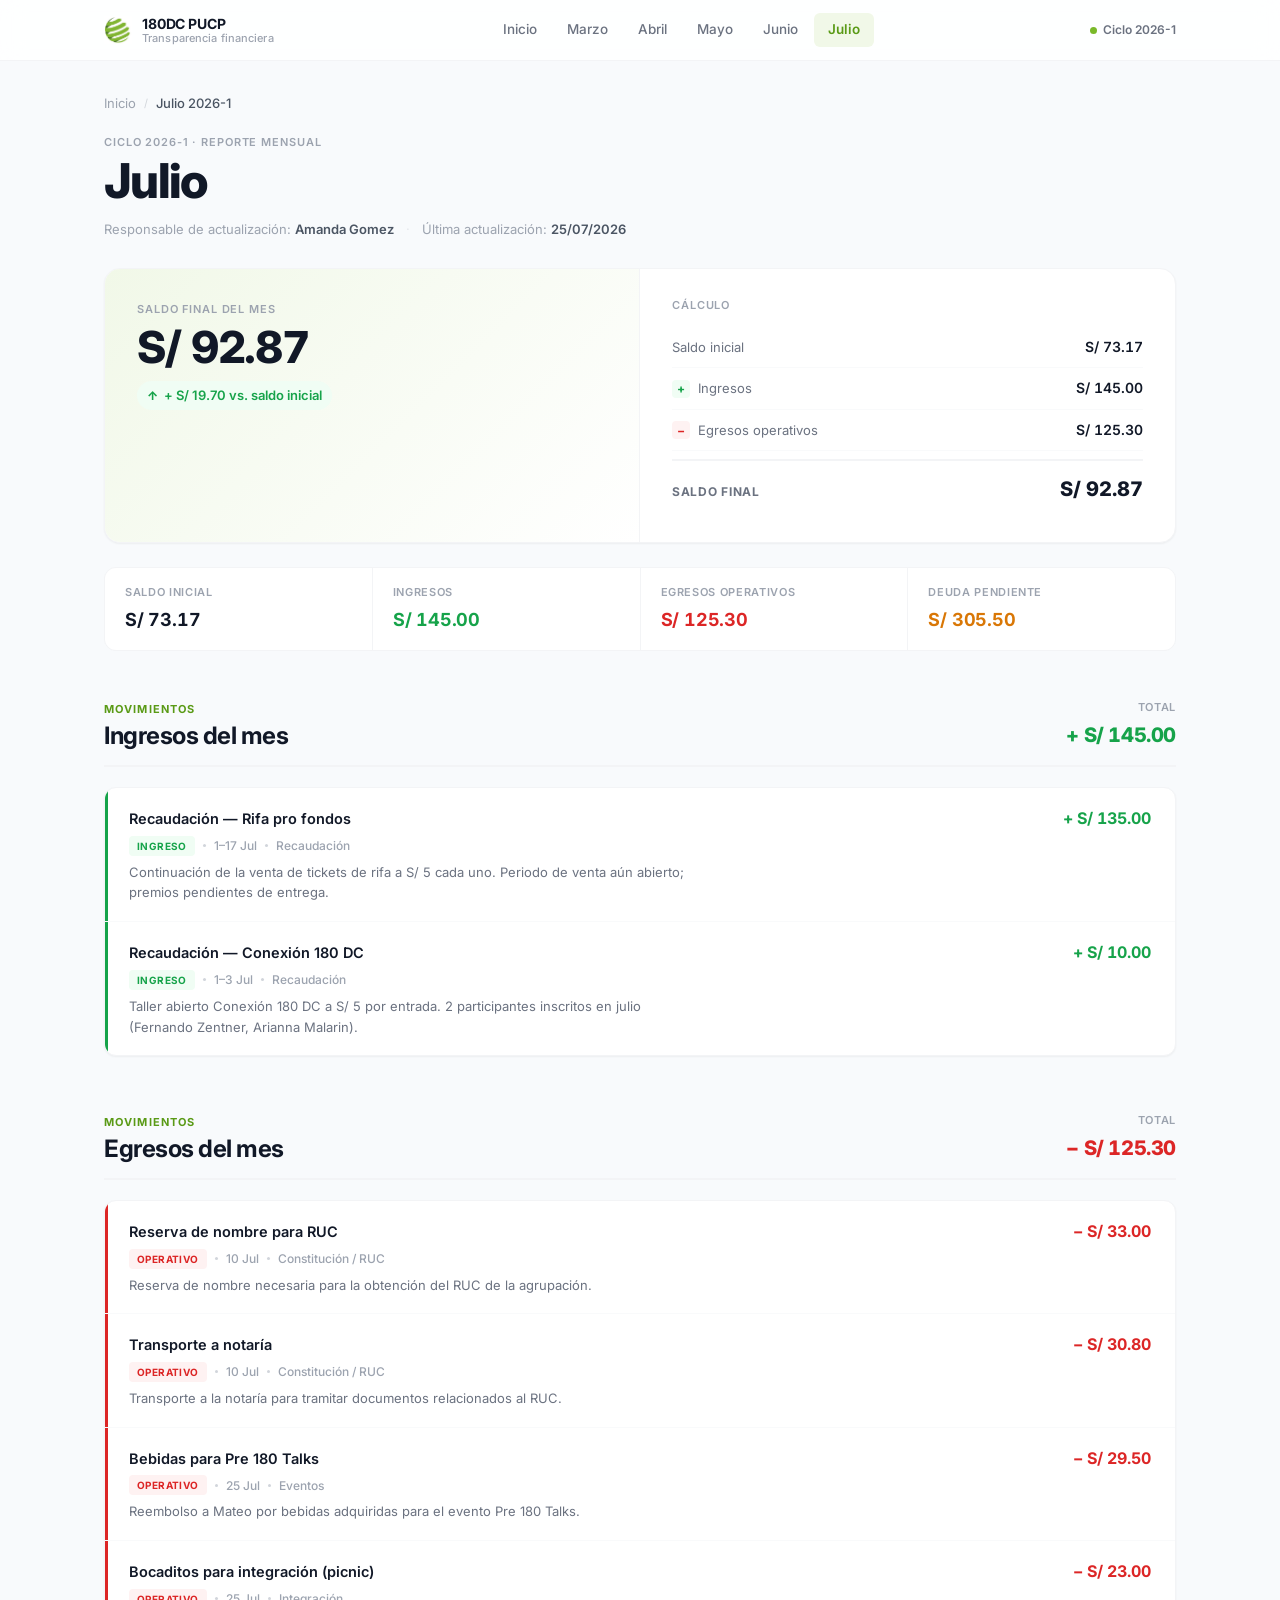
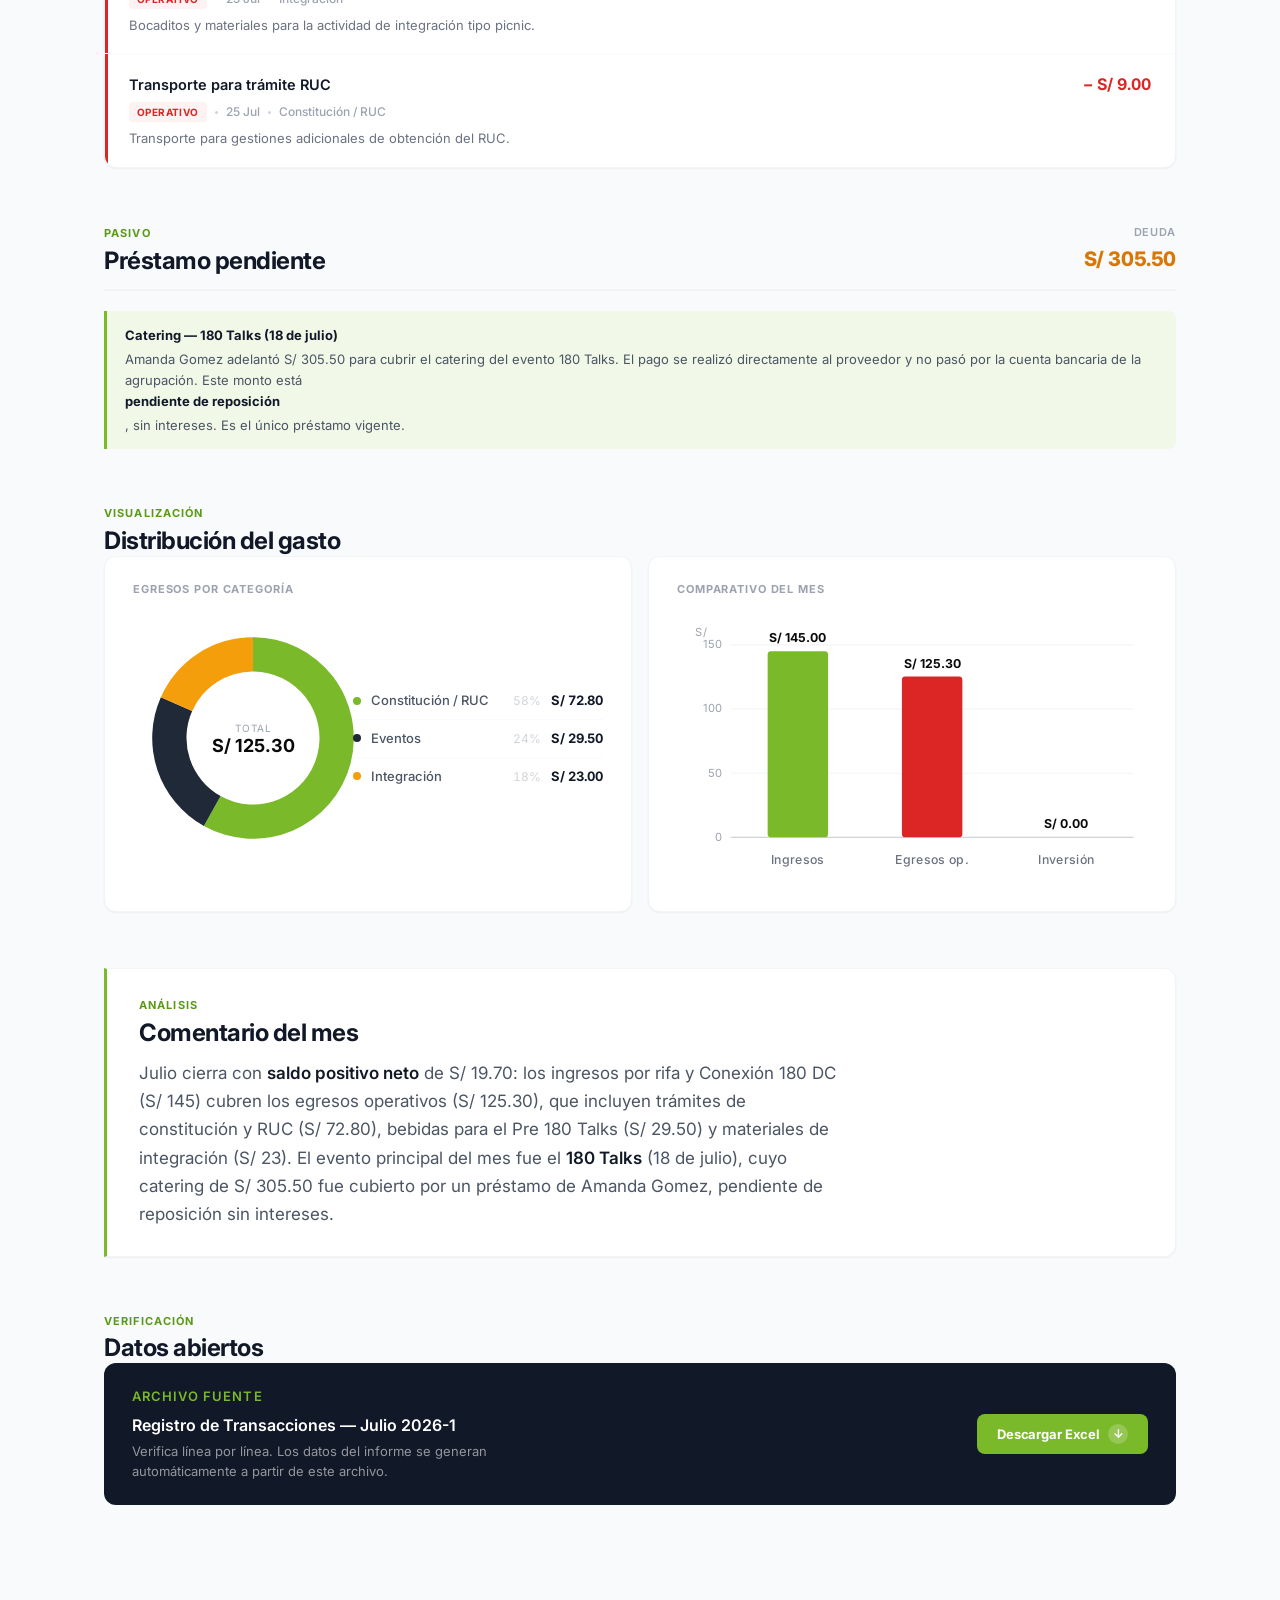
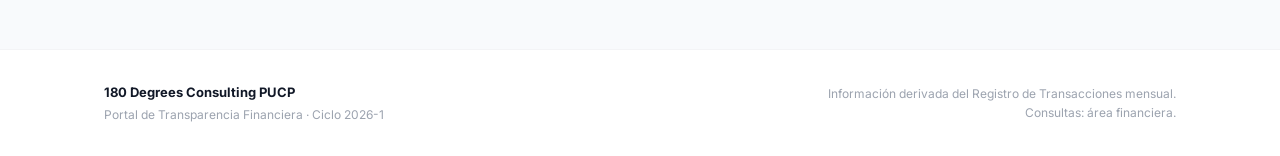
<file: site/meses/julio.html>
<!DOCTYPE html>
<html lang="es">
<head>
<meta charset="UTF-8">
<meta name="viewport" content="width=device-width, initial-scale=1.0">
<title>Julio 2026-1 · 180DC PUCP</title>
<link rel="icon" type="image/jpeg" href="../assets/180.jpg">
<link rel="preconnect" href="https://fonts.googleapis.com">
<link rel="preconnect" href="https://fonts.gstatic.com" crossorigin>
<link href="https://fonts.googleapis.com/css2?family=Inter:wght@400;500;600;700;800&display=swap" rel="stylesheet">
<link rel="stylesheet" href="../assets/style.css">
</head>
<body>
  <header class="site-header">
    <div class="header-inner wrap">
      <a class="brand" href="../index.html">
        <img class="brand-mark" src="../assets/180.jpg" width="28" height="28" alt="180DC PUCP">
        <div class="brand-text">
          <span class="brand-name">180DC PUCP</span>
          <span class="brand-sub">Transparencia financiera</span>
        </div>
      </a>
      <nav class="main-nav"><a href="../index.html">Inicio</a><a href="marzo.html">Marzo</a><a href="abril.html">Abril</a><a href="mayo.html">Mayo</a><a href="junio.html">Junio</a><a href="julio.html" class="active">Julio</a></nav>
      <div class="header-status">
        <span class="status-dot"></span>
        <span>Ciclo 2026-1</span>
      </div>
    </div>
  </header>
  <main class="wrap">
    
    <div class="breadcrumb">
      <a href="../index.html">Inicio</a>
      <span class="bc-sep">/</span>
      <span>Julio 2026-1</span>
    </div>

    <header class="page-hero">
      <p class="eyebrow">Ciclo 2026-1 · Reporte mensual</p>
      <h1 class="page-title">Julio</h1>
      <p class="page-meta">
        Responsable de actualización: <strong>Amanda Gomez</strong>
        <span class="meta-sep">·</span>
        Última actualización: <strong>25/07/2026</strong>
      </p>
    </header>

    
    <section class="hero-saldo">
      <div class="hero-saldo-main">
        <p class="eyebrow">Saldo final del mes</p>
        <div class="hero-saldo-num">S/ 92.87</div>
        <p class="hero-saldo-delta up">
          <span class="arrow">↑</span>
          + S/ 19.70 vs. saldo inicial
        </p>
      </div>
      <div class="hero-saldo-calc">
        <p class="eyebrow">Cálculo</p>
        <dl class="calc-list">
          <div><dt>Saldo inicial</dt><dd>S/ 73.17</dd></div>
          <div class="op"><dt><span class="op-sign verde">+</span> Ingresos</dt><dd>S/ 145.00</dd></div>
          <div class="op"><dt><span class="op-sign rojo">−</span> Egresos operativos</dt><dd>S/ 125.30</dd></div>
          
          <div class="total"><dt>Saldo final</dt><dd>S/ 92.87</dd></div>
        </dl>
      </div>
    </section>
    
    
    <div class="stat-strip">
      <div class="stat">
        <span class="stat-label">Saldo inicial</span>
        <span class="stat-value">S/ 73.17</span>
      </div><div class="stat">
        <span class="stat-label">Ingresos</span>
        <span class="stat-value verde">S/ 145.00</span>
      </div><div class="stat">
        <span class="stat-label">Egresos operativos</span>
        <span class="stat-value rojo">S/ 125.30</span>
      </div><div class="stat">
        <span class="stat-label">Deuda pendiente</span>
        <span class="stat-value ambar">S/ 305.50</span>
      </div>
    </div>
    

    <section class="section">
      <div class="section-head">
        <div>
          <p class="section-eyebrow">Movimientos</p>
          <h3 class="section-title-big">Ingresos del mes</h3>
        </div>
        <div class="section-total verde">
          <span class="total-label">Total</span>
          <span class="total-value">+ S/ 145.00</span>
        </div>
      </div>
      <div class="tx-list">
    <article class="tx-row tx-in">
      <div class="tx-main">
        <div class="tx-head">
          <h4 class="tx-title">Recaudación — Rifa pro fondos</h4>
          <div class="tx-monto in">+ S/ 135.00</div>
        </div>
        <div class="row-meta"><span class="row-badge in">Ingreso</span><span class="row-sep"></span><span class="row-meta-item">1–17 Jul</span><span class="row-sep"></span><span class="row-meta-item">Recaudación</span></div>
        <p class="tx-desc">Continuación de la venta de tickets de rifa a S/ 5 cada uno. Periodo de venta aún abierto; premios pendientes de entrega.</p>
      </div>
    </article>
    
    <article class="tx-row tx-in">
      <div class="tx-main">
        <div class="tx-head">
          <h4 class="tx-title">Recaudación — Conexión 180 DC</h4>
          <div class="tx-monto in">+ S/ 10.00</div>
        </div>
        <div class="row-meta"><span class="row-badge in">Ingreso</span><span class="row-sep"></span><span class="row-meta-item">1–3 Jul</span><span class="row-sep"></span><span class="row-meta-item">Recaudación</span></div>
        <p class="tx-desc">Taller abierto Conexión 180 DC a S/ 5 por entrada. 2 participantes inscritos en julio (Fernando Zentner, Arianna Malarin).</p>
      </div>
    </article>
    </div>
    </section>

    <section class="section">
      <div class="section-head">
        <div>
          <p class="section-eyebrow">Movimientos</p>
          <h3 class="section-title-big">Egresos del mes</h3>
        </div>
        <div class="section-total rojo">
          <span class="total-label">Total</span>
          <span class="total-value">− S/ 125.30</span>
        </div>
      </div>
      
      <div class="tx-list">
    <article class="tx-row tx-op">
      <div class="tx-main">
        <div class="tx-head">
          <h4 class="tx-title">Reserva de nombre para RUC</h4>
          <div class="tx-monto op">− S/ 33.00</div>
        </div>
        <div class="row-meta"><span class="row-badge op">Operativo</span><span class="row-sep"></span><span class="row-meta-item">10 Jul</span><span class="row-sep"></span><span class="row-meta-item">Constitución / RUC</span></div>
        <p class="tx-desc">Reserva de nombre necesaria para la obtención del RUC de la agrupación.</p>
      </div>
    </article>
    
    <article class="tx-row tx-op">
      <div class="tx-main">
        <div class="tx-head">
          <h4 class="tx-title">Transporte a notaría</h4>
          <div class="tx-monto op">− S/ 30.80</div>
        </div>
        <div class="row-meta"><span class="row-badge op">Operativo</span><span class="row-sep"></span><span class="row-meta-item">10 Jul</span><span class="row-sep"></span><span class="row-meta-item">Constitución / RUC</span></div>
        <p class="tx-desc">Transporte a la notaría para tramitar documentos relacionados al RUC.</p>
      </div>
    </article>
    
    <article class="tx-row tx-op">
      <div class="tx-main">
        <div class="tx-head">
          <h4 class="tx-title">Bebidas para Pre 180 Talks</h4>
          <div class="tx-monto op">− S/ 29.50</div>
        </div>
        <div class="row-meta"><span class="row-badge op">Operativo</span><span class="row-sep"></span><span class="row-meta-item">25 Jul</span><span class="row-sep"></span><span class="row-meta-item">Eventos</span></div>
        <p class="tx-desc">Reembolso a Mateo por bebidas adquiridas para el evento Pre 180 Talks.</p>
      </div>
    </article>
    
    <article class="tx-row tx-op">
      <div class="tx-main">
        <div class="tx-head">
          <h4 class="tx-title">Bocaditos para integración (picnic)</h4>
          <div class="tx-monto op">− S/ 23.00</div>
        </div>
        <div class="row-meta"><span class="row-badge op">Operativo</span><span class="row-sep"></span><span class="row-meta-item">25 Jul</span><span class="row-sep"></span><span class="row-meta-item">Integración</span></div>
        <p class="tx-desc">Bocaditos y materiales para la actividad de integración tipo picnic.</p>
      </div>
    </article>
    
    <article class="tx-row tx-op">
      <div class="tx-main">
        <div class="tx-head">
          <h4 class="tx-title">Transporte para trámite RUC</h4>
          <div class="tx-monto op">− S/ 9.00</div>
        </div>
        <div class="row-meta"><span class="row-badge op">Operativo</span><span class="row-sep"></span><span class="row-meta-item">25 Jul</span><span class="row-sep"></span><span class="row-meta-item">Constitución / RUC</span></div>
        <p class="tx-desc">Transporte para gestiones adicionales de obtención del RUC.</p>
      </div>
    </article>
    </div>
    </section>

    
    <section class="section">
      <div class="section-head">
        <div>
          <p class="section-eyebrow">Pasivo</p>
          <h3 class="section-title-big">Préstamo pendiente</h3>
        </div>
        <div class="section-total" style="color:var(--ambar)">
          <span class="total-label">Deuda</span>
          <span class="total-value" style="color:var(--ambar)">S/ 305.50</span>
        </div>
      </div>
      <div class="info-box">
        <strong>Catering — 180 Talks (18 de julio)</strong>
        Amanda Gomez adelantó S/ 305.50 para cubrir el catering del evento 180 Talks. El pago se realizó directamente al proveedor y no pasó por la cuenta bancaria de la agrupación. Este monto está <strong>pendiente de reposición</strong>, sin intereses. Es el único préstamo vigente.
      </div>
    </section>
    

    <section class="section">
      <p class="section-eyebrow">Visualización</p>
      <h3 class="section-title-big">Distribución del gasto</h3>
      <div class="chart-grid">
        <div class="chart-block">
          <h4 class="chart-title">Egresos por categoría</h4>
          <div class="donut-block"><svg viewBox="0 0 240 240" width="240" height="240" preserveAspectRatio="xMidYMid meet"><path d="M 120.00 19.20 A 100.80 100.80 0 1 1 70.88 208.02 L 87.58 178.10 A 66.53 66.53 0 1 0 120.00 53.47 Z" fill="#7AB929"/><path d="M 70.88 208.02 A 100.80 100.80 0 0 1 27.86 79.13 L 59.19 93.03 A 66.53 66.53 0 0 0 87.58 178.10 Z" fill="#1F2937"/><path d="M 27.86 79.13 A 100.80 100.80 0 0 1 120.00 19.20 L 120.00 53.47 A 66.53 66.53 0 0 0 59.19 93.03 Z" fill="#F59E0B"/><text x="120.0" y="114.0" text-anchor="middle" font-size="10" letter-spacing="1" fill="#9CA3AF">TOTAL</text><text x="120.0" y="134.0" text-anchor="middle" font-size="18" font-weight="700" fill="#0A0A0A">S/ 125.30</text></svg><ul class="donut-legend"><li><span class="dot" style="background:#7AB929"></span><span class="lbl">Constitución / RUC</span><span class="pct">58%</span><span class="val">S/ 72.80</span></li><li><span class="dot" style="background:#1F2937"></span><span class="lbl">Eventos</span><span class="pct">24%</span><span class="val">S/ 29.50</span></li><li><span class="dot" style="background:#F59E0B"></span><span class="lbl">Integración</span><span class="pct">18%</span><span class="val">S/ 23.00</span></li></ul></div>
        </div>
        <div class="chart-block">
          <h4 class="chart-title">Comparativo del mes</h4>
          <svg viewBox="0 0 420 240" width="100%" preserveAspectRatio="xMidYMid meet"><text x="16" y="16" font-size="10" fill="#9CA3AF" letter-spacing="1">S/</text><line x1="48" y1="196.0" x2="408" y2="196.0" stroke="#F3F4F6"/><text x="40" y="199.0" text-anchor="end" font-size="10" fill="#9CA3AF">0</text><line x1="48" y1="138.7" x2="408" y2="138.7" stroke="#F3F4F6"/><text x="40" y="141.7" text-anchor="end" font-size="10" fill="#9CA3AF">50</text><line x1="48" y1="81.3" x2="408" y2="81.3" stroke="#F3F4F6"/><text x="40" y="84.3" text-anchor="end" font-size="10" fill="#9CA3AF">100</text><line x1="48" y1="24.0" x2="408" y2="24.0" stroke="#F3F4F6"/><text x="40" y="27.0" text-anchor="end" font-size="10" fill="#9CA3AF">150</text><line x1="48" y1="196.0" x2="408" y2="196.0" stroke="#D1D5DB"/><rect x="81.0" y="29.7" width="54.0" height="166.3" rx="3" fill="#7AB929"/><text x="108.0" y="21.7" text-anchor="middle" font-size="11" font-weight="700" fill="#0A0A0A">S/ 145.00</text><rect x="201.0" y="52.3" width="54.0" height="143.7" rx="3" fill="#DC2626"/><text x="228.0" y="44.3" text-anchor="middle" font-size="11" font-weight="700" fill="#0A0A0A">S/ 125.30</text><rect x="321.0" y="196.0" width="54.0" height="0.0" rx="3" fill="#F59E0B"/><text x="348.0" y="188.0" text-anchor="middle" font-size="11" font-weight="700" fill="#0A0A0A">S/ 0.00</text><text x="108.0" y="220.0" text-anchor="middle" font-size="11" fill="#6B7280" font-weight="500" letter-spacing="0.3">Ingresos</text><text x="228.0" y="220.0" text-anchor="middle" font-size="11" fill="#6B7280" font-weight="500" letter-spacing="0.3">Egresos op.</text><text x="348.0" y="220.0" text-anchor="middle" font-size="11" fill="#6B7280" font-weight="500" letter-spacing="0.3">Inversión</text></svg>
        </div>
      </div>
    </section>

    
        <section class="analisis-section">
          <p class="section-eyebrow">Análisis</p>
          <h3 class="section-title-big">Comentario del mes</h3>
          <blockquote class="pullquote">Julio cierra con <strong>saldo positivo neto</strong> de S/ 19.70: los ingresos por rifa y Conexión 180 DC (S/ 145) cubren los egresos operativos (S/ 125.30), que incluyen trámites de constitución y RUC (S/ 72.80), bebidas para el Pre 180 Talks (S/ 29.50) y materiales de integración (S/ 23). El evento principal del mes fue el <strong>180 Talks</strong> (18 de julio), cuyo catering de S/ 305.50 fue cubierto por un préstamo de Amanda Gomez, pendiente de reposición sin intereses.</blockquote>
        </section>
        

    <section class="section">
      <p class="section-eyebrow">Verificación</p>
      <h3 class="section-title-big">Datos abiertos</h3>
      
    <div class="descarga">
      <div class="descarga-info">
        <p class="eyebrow">Archivo fuente</p>
        <h4>Registro de Transacciones — Julio 2026-1</h4>
        <p>Verifica línea por línea. Los datos del informe se generan
           automáticamente a partir de este archivo.</p>
      </div>
      <a class="btn-descarga" href="../downloads/transacciones_julio.xlsx" download>
        <span>Descargar Excel</span>
        <span class="btn-arrow">↓</span>
      </a>
    </div>
    
    </section>
    
  </main>
  <footer>
    <div class="wrap footer-inner">
      <div>
        <p class="footer-title">180 Degrees Consulting PUCP</p>
        <p class="footer-sub">Portal de Transparencia Financiera · Ciclo 2026-1</p>
      </div>
      <div class="footer-meta">
        <p>Información derivada del Registro de Transacciones mensual.</p>
        <p>Consultas: área financiera.</p>
      </div>
    </div>
  </footer>
</body>
</html>
</file>
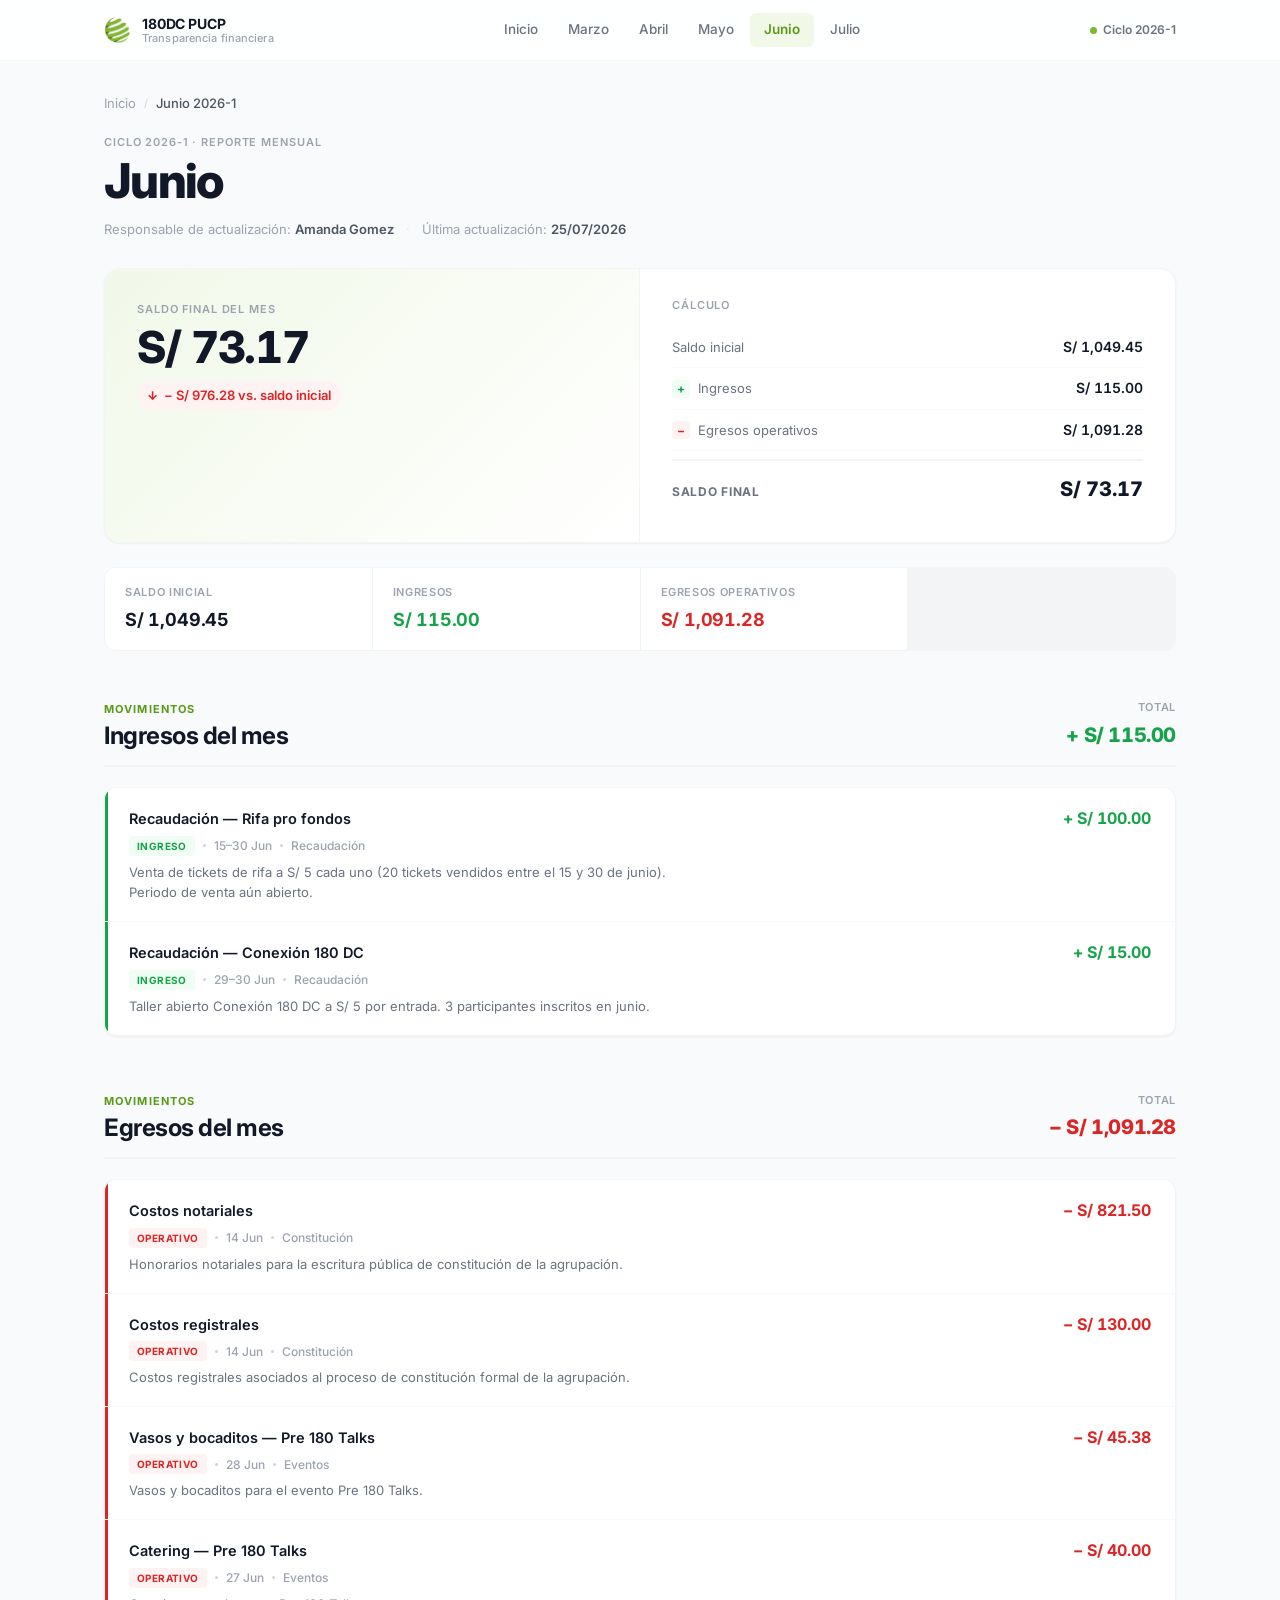
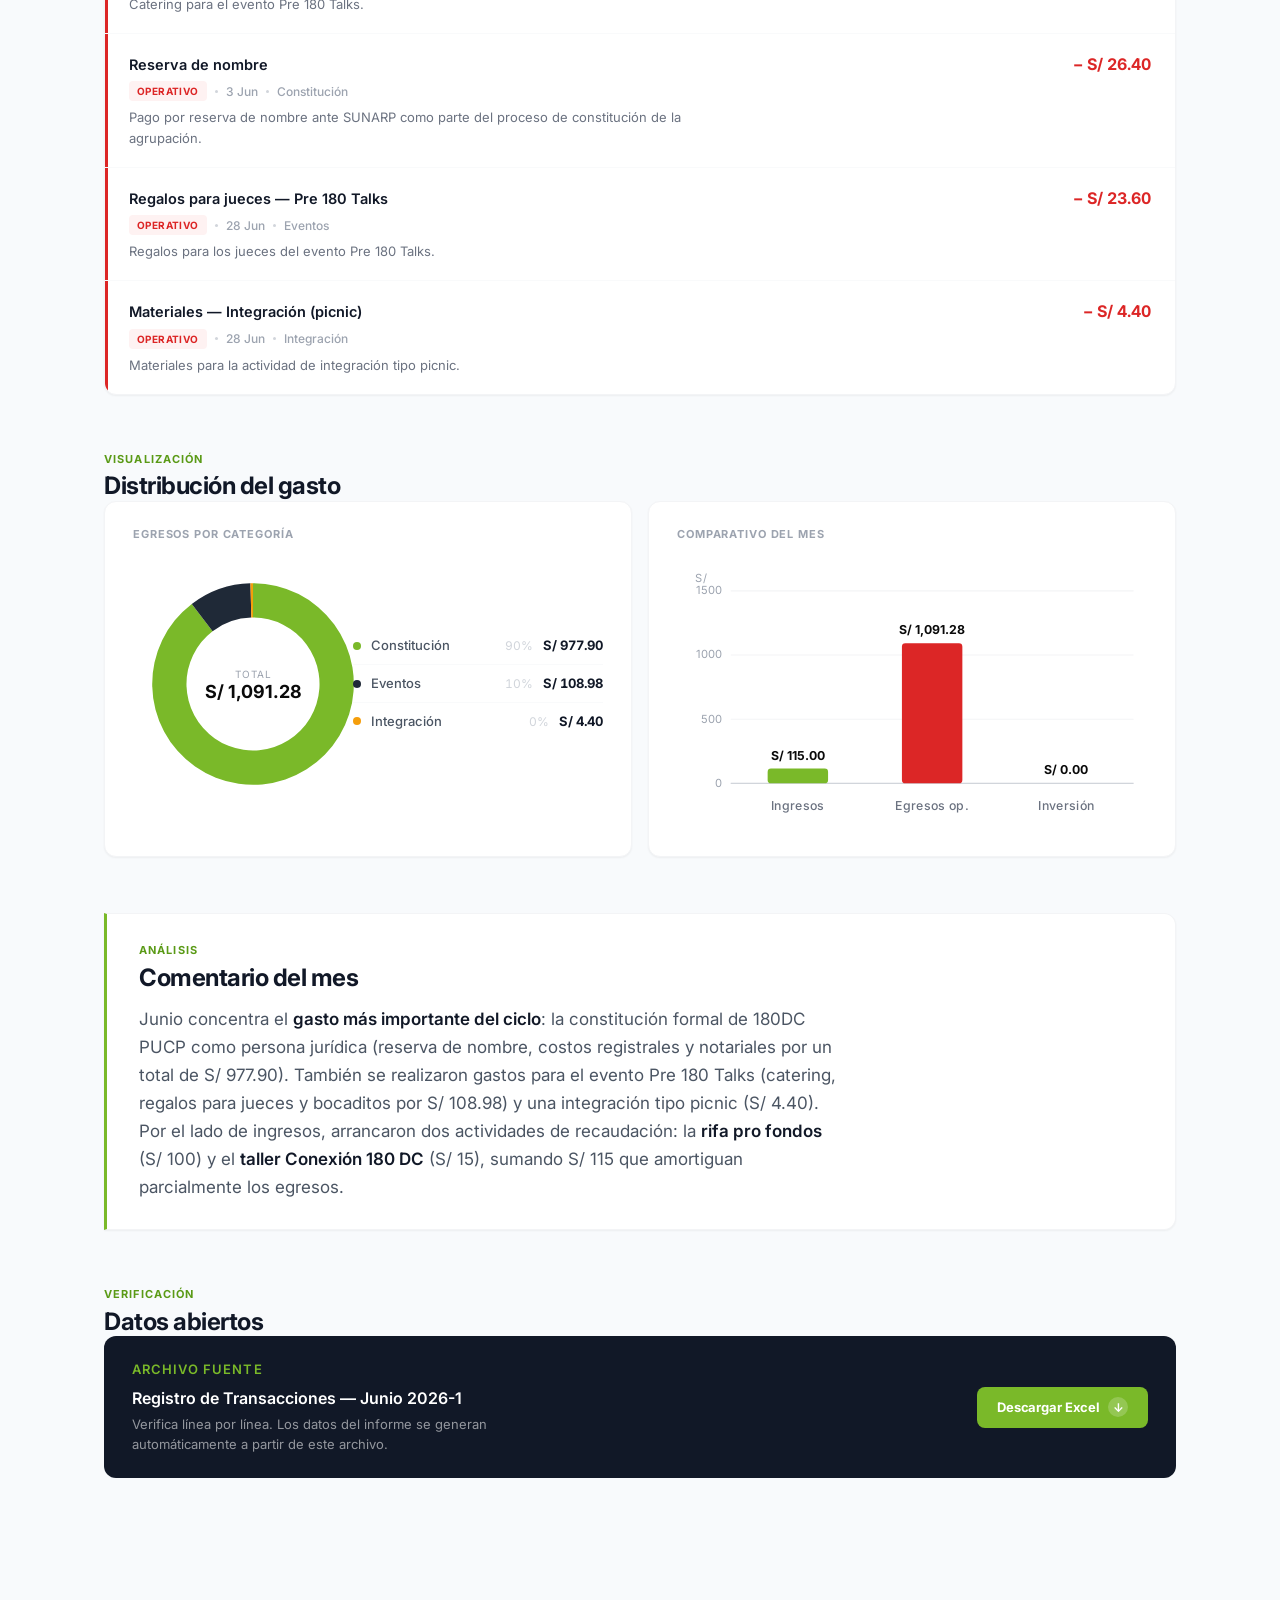
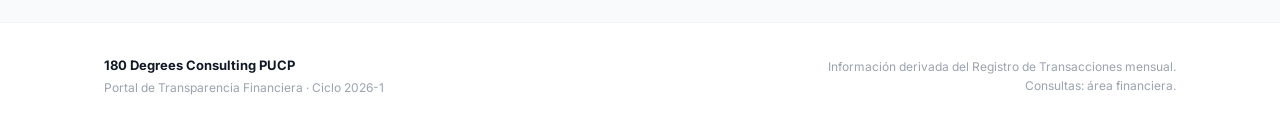
<file: site/meses/junio.html>
<!DOCTYPE html>
<html lang="es">
<head>
<meta charset="UTF-8">
<meta name="viewport" content="width=device-width, initial-scale=1.0">
<title>Junio 2026-1 · 180DC PUCP</title>
<link rel="icon" type="image/jpeg" href="../assets/180.jpg">
<link rel="preconnect" href="https://fonts.googleapis.com">
<link rel="preconnect" href="https://fonts.gstatic.com" crossorigin>
<link href="https://fonts.googleapis.com/css2?family=Inter:wght@400;500;600;700;800&display=swap" rel="stylesheet">
<link rel="stylesheet" href="../assets/style.css">
</head>
<body>
  <header class="site-header">
    <div class="header-inner wrap">
      <a class="brand" href="../index.html">
        <img class="brand-mark" src="../assets/180.jpg" width="28" height="28" alt="180DC PUCP">
        <div class="brand-text">
          <span class="brand-name">180DC PUCP</span>
          <span class="brand-sub">Transparencia financiera</span>
        </div>
      </a>
      <nav class="main-nav"><a href="../index.html">Inicio</a><a href="marzo.html">Marzo</a><a href="abril.html">Abril</a><a href="mayo.html">Mayo</a><a href="junio.html" class="active">Junio</a><a href="julio.html">Julio</a></nav>
      <div class="header-status">
        <span class="status-dot"></span>
        <span>Ciclo 2026-1</span>
      </div>
    </div>
  </header>
  <main class="wrap">
    
    <div class="breadcrumb">
      <a href="../index.html">Inicio</a>
      <span class="bc-sep">/</span>
      <span>Junio 2026-1</span>
    </div>

    <header class="page-hero">
      <p class="eyebrow">Ciclo 2026-1 · Reporte mensual</p>
      <h1 class="page-title">Junio</h1>
      <p class="page-meta">
        Responsable de actualización: <strong>Amanda Gomez</strong>
        <span class="meta-sep">·</span>
        Última actualización: <strong>25/07/2026</strong>
      </p>
    </header>

    
    <section class="hero-saldo">
      <div class="hero-saldo-main">
        <p class="eyebrow">Saldo final del mes</p>
        <div class="hero-saldo-num">S/ 73.17</div>
        <p class="hero-saldo-delta down">
          <span class="arrow">↓</span>
          − S/ 976.28 vs. saldo inicial
        </p>
      </div>
      <div class="hero-saldo-calc">
        <p class="eyebrow">Cálculo</p>
        <dl class="calc-list">
          <div><dt>Saldo inicial</dt><dd>S/ 1,049.45</dd></div>
          <div class="op"><dt><span class="op-sign verde">+</span> Ingresos</dt><dd>S/ 115.00</dd></div>
          <div class="op"><dt><span class="op-sign rojo">−</span> Egresos operativos</dt><dd>S/ 1,091.28</dd></div>
          
          <div class="total"><dt>Saldo final</dt><dd>S/ 73.17</dd></div>
        </dl>
      </div>
    </section>
    
    
    <div class="stat-strip">
      <div class="stat">
        <span class="stat-label">Saldo inicial</span>
        <span class="stat-value">S/ 1,049.45</span>
      </div><div class="stat">
        <span class="stat-label">Ingresos</span>
        <span class="stat-value verde">S/ 115.00</span>
      </div><div class="stat">
        <span class="stat-label">Egresos operativos</span>
        <span class="stat-value rojo">S/ 1,091.28</span>
      </div>
    </div>
    

    <section class="section">
      <div class="section-head">
        <div>
          <p class="section-eyebrow">Movimientos</p>
          <h3 class="section-title-big">Ingresos del mes</h3>
        </div>
        <div class="section-total verde">
          <span class="total-label">Total</span>
          <span class="total-value">+ S/ 115.00</span>
        </div>
      </div>
      <div class="tx-list">
    <article class="tx-row tx-in">
      <div class="tx-main">
        <div class="tx-head">
          <h4 class="tx-title">Recaudación — Rifa pro fondos</h4>
          <div class="tx-monto in">+ S/ 100.00</div>
        </div>
        <div class="row-meta"><span class="row-badge in">Ingreso</span><span class="row-sep"></span><span class="row-meta-item">15–30 Jun</span><span class="row-sep"></span><span class="row-meta-item">Recaudación</span></div>
        <p class="tx-desc">Venta de tickets de rifa a S/ 5 cada uno (20 tickets vendidos entre el 15 y 30 de junio). Periodo de venta aún abierto.</p>
      </div>
    </article>
    
    <article class="tx-row tx-in">
      <div class="tx-main">
        <div class="tx-head">
          <h4 class="tx-title">Recaudación — Conexión 180 DC</h4>
          <div class="tx-monto in">+ S/ 15.00</div>
        </div>
        <div class="row-meta"><span class="row-badge in">Ingreso</span><span class="row-sep"></span><span class="row-meta-item">29–30 Jun</span><span class="row-sep"></span><span class="row-meta-item">Recaudación</span></div>
        <p class="tx-desc">Taller abierto Conexión 180 DC a S/ 5 por entrada. 3 participantes inscritos en junio.</p>
      </div>
    </article>
    </div>
    </section>

    <section class="section">
      <div class="section-head">
        <div>
          <p class="section-eyebrow">Movimientos</p>
          <h3 class="section-title-big">Egresos del mes</h3>
        </div>
        <div class="section-total rojo">
          <span class="total-label">Total</span>
          <span class="total-value">− S/ 1,091.28</span>
        </div>
      </div>
      
      <div class="tx-list">
    <article class="tx-row tx-op">
      <div class="tx-main">
        <div class="tx-head">
          <h4 class="tx-title">Costos notariales</h4>
          <div class="tx-monto op">− S/ 821.50</div>
        </div>
        <div class="row-meta"><span class="row-badge op">Operativo</span><span class="row-sep"></span><span class="row-meta-item">14 Jun</span><span class="row-sep"></span><span class="row-meta-item">Constitución</span></div>
        <p class="tx-desc">Honorarios notariales para la escritura pública de constitución de la agrupación.</p>
      </div>
    </article>
    
    <article class="tx-row tx-op">
      <div class="tx-main">
        <div class="tx-head">
          <h4 class="tx-title">Costos registrales</h4>
          <div class="tx-monto op">− S/ 130.00</div>
        </div>
        <div class="row-meta"><span class="row-badge op">Operativo</span><span class="row-sep"></span><span class="row-meta-item">14 Jun</span><span class="row-sep"></span><span class="row-meta-item">Constitución</span></div>
        <p class="tx-desc">Costos registrales asociados al proceso de constitución formal de la agrupación.</p>
      </div>
    </article>
    
    <article class="tx-row tx-op">
      <div class="tx-main">
        <div class="tx-head">
          <h4 class="tx-title">Vasos y bocaditos — Pre 180 Talks</h4>
          <div class="tx-monto op">− S/ 45.38</div>
        </div>
        <div class="row-meta"><span class="row-badge op">Operativo</span><span class="row-sep"></span><span class="row-meta-item">28 Jun</span><span class="row-sep"></span><span class="row-meta-item">Eventos</span></div>
        <p class="tx-desc">Vasos y bocaditos para el evento Pre 180 Talks.</p>
      </div>
    </article>
    
    <article class="tx-row tx-op">
      <div class="tx-main">
        <div class="tx-head">
          <h4 class="tx-title">Catering — Pre 180 Talks</h4>
          <div class="tx-monto op">− S/ 40.00</div>
        </div>
        <div class="row-meta"><span class="row-badge op">Operativo</span><span class="row-sep"></span><span class="row-meta-item">27 Jun</span><span class="row-sep"></span><span class="row-meta-item">Eventos</span></div>
        <p class="tx-desc">Catering para el evento Pre 180 Talks.</p>
      </div>
    </article>
    
    <article class="tx-row tx-op">
      <div class="tx-main">
        <div class="tx-head">
          <h4 class="tx-title">Reserva de nombre</h4>
          <div class="tx-monto op">− S/ 26.40</div>
        </div>
        <div class="row-meta"><span class="row-badge op">Operativo</span><span class="row-sep"></span><span class="row-meta-item">3 Jun</span><span class="row-sep"></span><span class="row-meta-item">Constitución</span></div>
        <p class="tx-desc">Pago por reserva de nombre ante SUNARP como parte del proceso de constitución de la agrupación.</p>
      </div>
    </article>
    
    <article class="tx-row tx-op">
      <div class="tx-main">
        <div class="tx-head">
          <h4 class="tx-title">Regalos para jueces — Pre 180 Talks</h4>
          <div class="tx-monto op">− S/ 23.60</div>
        </div>
        <div class="row-meta"><span class="row-badge op">Operativo</span><span class="row-sep"></span><span class="row-meta-item">28 Jun</span><span class="row-sep"></span><span class="row-meta-item">Eventos</span></div>
        <p class="tx-desc">Regalos para los jueces del evento Pre 180 Talks.</p>
      </div>
    </article>
    
    <article class="tx-row tx-op">
      <div class="tx-main">
        <div class="tx-head">
          <h4 class="tx-title">Materiales — Integración (picnic)</h4>
          <div class="tx-monto op">− S/ 4.40</div>
        </div>
        <div class="row-meta"><span class="row-badge op">Operativo</span><span class="row-sep"></span><span class="row-meta-item">28 Jun</span><span class="row-sep"></span><span class="row-meta-item">Integración</span></div>
        <p class="tx-desc">Materiales para la actividad de integración tipo picnic.</p>
      </div>
    </article>
    </div>
    </section>

    

    <section class="section">
      <p class="section-eyebrow">Visualización</p>
      <h3 class="section-title-big">Distribución del gasto</h3>
      <div class="chart-grid">
        <div class="chart-block">
          <h4 class="chart-title">Egresos por categoría</h4>
          <div class="donut-block"><svg viewBox="0 0 240 240" width="240" height="240" preserveAspectRatio="xMidYMid meet"><path d="M 120.00 19.20 A 100.80 100.80 0 1 1 58.77 39.93 L 79.59 67.15 A 66.53 66.53 0 1 0 120.00 53.47 Z" fill="#7AB929"/><path d="M 58.77 39.93 A 100.80 100.80 0 0 1 117.45 19.23 L 118.31 53.49 A 66.53 66.53 0 0 0 79.59 67.15 Z" fill="#1F2937"/><path d="M 117.45 19.23 A 100.80 100.80 0 0 1 120.00 19.20 L 120.00 53.47 A 66.53 66.53 0 0 0 118.31 53.49 Z" fill="#F59E0B"/><text x="120.0" y="114.0" text-anchor="middle" font-size="10" letter-spacing="1" fill="#9CA3AF">TOTAL</text><text x="120.0" y="134.0" text-anchor="middle" font-size="18" font-weight="700" fill="#0A0A0A">S/ 1,091.28</text></svg><ul class="donut-legend"><li><span class="dot" style="background:#7AB929"></span><span class="lbl">Constitución</span><span class="pct">90%</span><span class="val">S/ 977.90</span></li><li><span class="dot" style="background:#1F2937"></span><span class="lbl">Eventos</span><span class="pct">10%</span><span class="val">S/ 108.98</span></li><li><span class="dot" style="background:#F59E0B"></span><span class="lbl">Integración</span><span class="pct">0%</span><span class="val">S/ 4.40</span></li></ul></div>
        </div>
        <div class="chart-block">
          <h4 class="chart-title">Comparativo del mes</h4>
          <svg viewBox="0 0 420 240" width="100%" preserveAspectRatio="xMidYMid meet"><text x="16" y="16" font-size="10" fill="#9CA3AF" letter-spacing="1">S/</text><line x1="48" y1="196.0" x2="408" y2="196.0" stroke="#F3F4F6"/><text x="40" y="199.0" text-anchor="end" font-size="10" fill="#9CA3AF">0</text><line x1="48" y1="138.7" x2="408" y2="138.7" stroke="#F3F4F6"/><text x="40" y="141.7" text-anchor="end" font-size="10" fill="#9CA3AF">500</text><line x1="48" y1="81.3" x2="408" y2="81.3" stroke="#F3F4F6"/><text x="40" y="84.3" text-anchor="end" font-size="10" fill="#9CA3AF">1000</text><line x1="48" y1="24.0" x2="408" y2="24.0" stroke="#F3F4F6"/><text x="40" y="27.0" text-anchor="end" font-size="10" fill="#9CA3AF">1500</text><line x1="48" y1="196.0" x2="408" y2="196.0" stroke="#D1D5DB"/><rect x="81.0" y="182.8" width="54.0" height="13.2" rx="3" fill="#7AB929"/><text x="108.0" y="174.8" text-anchor="middle" font-size="11" font-weight="700" fill="#0A0A0A">S/ 115.00</text><rect x="201.0" y="70.9" width="54.0" height="125.1" rx="3" fill="#DC2626"/><text x="228.0" y="62.9" text-anchor="middle" font-size="11" font-weight="700" fill="#0A0A0A">S/ 1,091.28</text><rect x="321.0" y="196.0" width="54.0" height="0.0" rx="3" fill="#F59E0B"/><text x="348.0" y="188.0" text-anchor="middle" font-size="11" font-weight="700" fill="#0A0A0A">S/ 0.00</text><text x="108.0" y="220.0" text-anchor="middle" font-size="11" fill="#6B7280" font-weight="500" letter-spacing="0.3">Ingresos</text><text x="228.0" y="220.0" text-anchor="middle" font-size="11" fill="#6B7280" font-weight="500" letter-spacing="0.3">Egresos op.</text><text x="348.0" y="220.0" text-anchor="middle" font-size="11" fill="#6B7280" font-weight="500" letter-spacing="0.3">Inversión</text></svg>
        </div>
      </div>
    </section>

    
        <section class="analisis-section">
          <p class="section-eyebrow">Análisis</p>
          <h3 class="section-title-big">Comentario del mes</h3>
          <blockquote class="pullquote">Junio concentra el <strong>gasto más importante del ciclo</strong>: la constitución formal de 180DC PUCP como persona jurídica (reserva de nombre, costos registrales y notariales por un total de S/ 977.90). También se realizaron gastos para el evento Pre 180 Talks (catering, regalos para jueces y bocaditos por S/ 108.98) y una integración tipo picnic (S/ 4.40). Por el lado de ingresos, arrancaron dos actividades de recaudación: la <strong>rifa pro fondos</strong> (S/ 100) y el <strong>taller Conexión 180 DC</strong> (S/ 15), sumando S/ 115 que amortiguan parcialmente los egresos.</blockquote>
        </section>
        

    <section class="section">
      <p class="section-eyebrow">Verificación</p>
      <h3 class="section-title-big">Datos abiertos</h3>
      
    <div class="descarga">
      <div class="descarga-info">
        <p class="eyebrow">Archivo fuente</p>
        <h4>Registro de Transacciones — Junio 2026-1</h4>
        <p>Verifica línea por línea. Los datos del informe se generan
           automáticamente a partir de este archivo.</p>
      </div>
      <a class="btn-descarga" href="../downloads/transacciones_junio.xlsx" download>
        <span>Descargar Excel</span>
        <span class="btn-arrow">↓</span>
      </a>
    </div>
    
    </section>
    
  </main>
  <footer>
    <div class="wrap footer-inner">
      <div>
        <p class="footer-title">180 Degrees Consulting PUCP</p>
        <p class="footer-sub">Portal de Transparencia Financiera · Ciclo 2026-1</p>
      </div>
      <div class="footer-meta">
        <p>Información derivada del Registro de Transacciones mensual.</p>
        <p>Consultas: área financiera.</p>
      </div>
    </div>
  </footer>
</body>
</html>
</file>
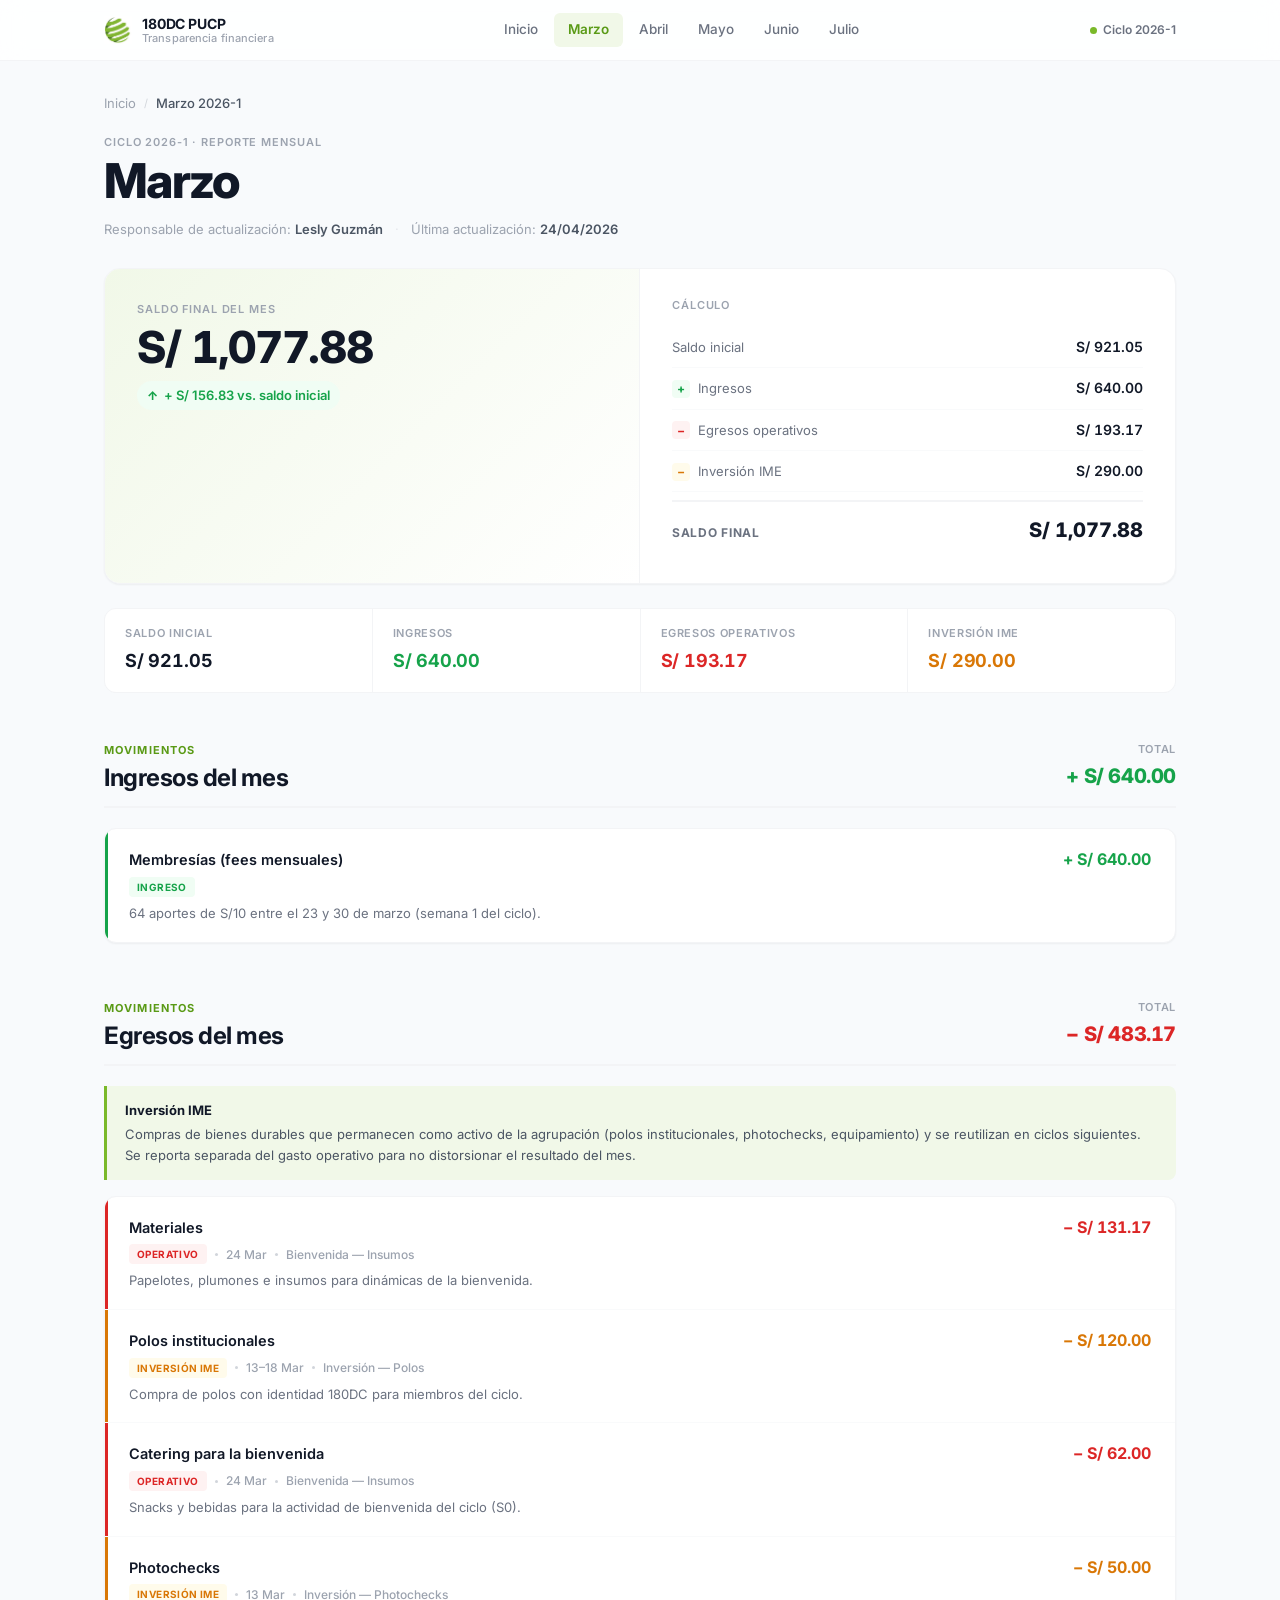
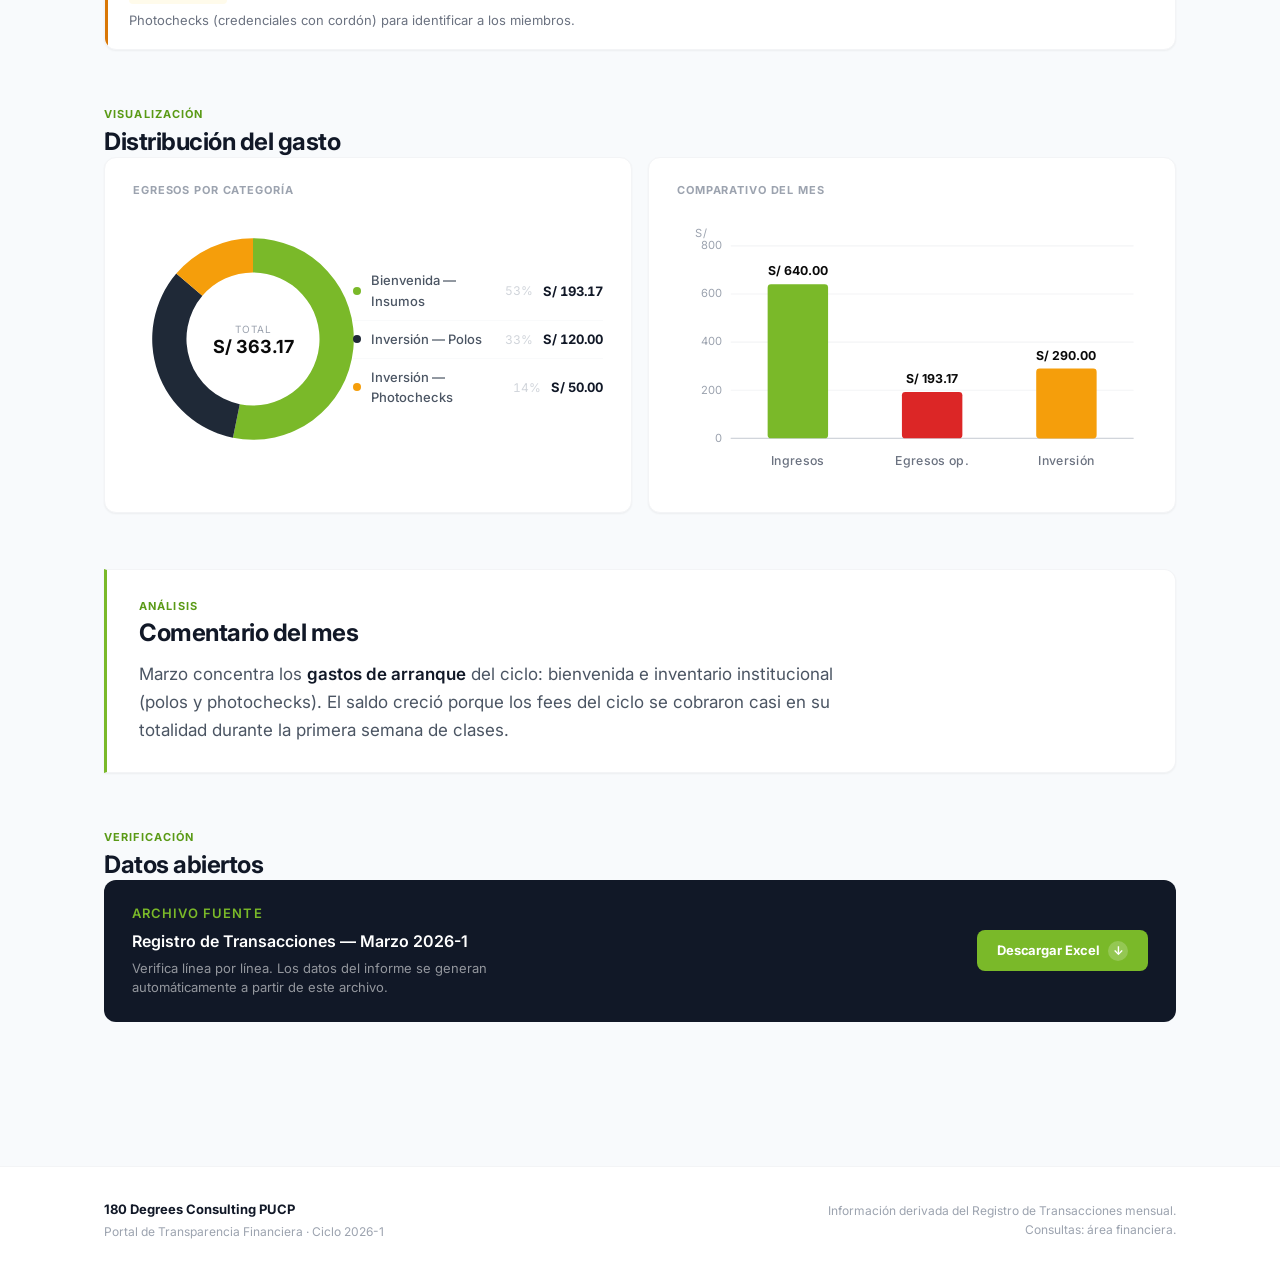
<file: site/meses/marzo.html>
<!DOCTYPE html>
<html lang="es">
<head>
<meta charset="UTF-8">
<meta name="viewport" content="width=device-width, initial-scale=1.0">
<title>Marzo 2026-1 · 180DC PUCP</title>
<link rel="icon" type="image/jpeg" href="../assets/180.jpg">
<link rel="preconnect" href="https://fonts.googleapis.com">
<link rel="preconnect" href="https://fonts.gstatic.com" crossorigin>
<link href="https://fonts.googleapis.com/css2?family=Inter:wght@400;500;600;700;800&display=swap" rel="stylesheet">
<link rel="stylesheet" href="../assets/style.css">
</head>
<body>
  <header class="site-header">
    <div class="header-inner wrap">
      <a class="brand" href="../index.html">
        <img class="brand-mark" src="../assets/180.jpg" width="28" height="28" alt="180DC PUCP">
        <div class="brand-text">
          <span class="brand-name">180DC PUCP</span>
          <span class="brand-sub">Transparencia financiera</span>
        </div>
      </a>
      <nav class="main-nav"><a href="../index.html">Inicio</a><a href="marzo.html" class="active">Marzo</a><a href="abril.html">Abril</a><a href="mayo.html">Mayo</a><a href="junio.html">Junio</a><a href="julio.html">Julio</a></nav>
      <div class="header-status">
        <span class="status-dot"></span>
        <span>Ciclo 2026-1</span>
      </div>
    </div>
  </header>
  <main class="wrap">
    
    <div class="breadcrumb">
      <a href="../index.html">Inicio</a>
      <span class="bc-sep">/</span>
      <span>Marzo 2026-1</span>
    </div>

    <header class="page-hero">
      <p class="eyebrow">Ciclo 2026-1 · Reporte mensual</p>
      <h1 class="page-title">Marzo</h1>
      <p class="page-meta">
        Responsable de actualización: <strong>Lesly Guzmán</strong>
        <span class="meta-sep">·</span>
        Última actualización: <strong>24/04/2026</strong>
      </p>
    </header>

    
    <section class="hero-saldo">
      <div class="hero-saldo-main">
        <p class="eyebrow">Saldo final del mes</p>
        <div class="hero-saldo-num">S/ 1,077.88</div>
        <p class="hero-saldo-delta up">
          <span class="arrow">↑</span>
          + S/ 156.83 vs. saldo inicial
        </p>
      </div>
      <div class="hero-saldo-calc">
        <p class="eyebrow">Cálculo</p>
        <dl class="calc-list">
          <div><dt>Saldo inicial</dt><dd>S/ 921.05</dd></div>
          <div class="op"><dt><span class="op-sign verde">+</span> Ingresos</dt><dd>S/ 640.00</dd></div>
          <div class="op"><dt><span class="op-sign rojo">−</span> Egresos operativos</dt><dd>S/ 193.17</dd></div>
          <div class="op"><dt><span class="op-sign ambar">−</span> Inversión IME</dt><dd>S/ 290.00</dd></div>
          <div class="total"><dt>Saldo final</dt><dd>S/ 1,077.88</dd></div>
        </dl>
      </div>
    </section>
    
    
    <div class="stat-strip">
      <div class="stat">
        <span class="stat-label">Saldo inicial</span>
        <span class="stat-value">S/ 921.05</span>
      </div><div class="stat">
        <span class="stat-label">Ingresos</span>
        <span class="stat-value verde">S/ 640.00</span>
      </div><div class="stat">
        <span class="stat-label">Egresos operativos</span>
        <span class="stat-value rojo">S/ 193.17</span>
      </div><div class="stat">
        <span class="stat-label">Inversión IME</span>
        <span class="stat-value ambar">S/ 290.00</span>
      </div>
    </div>
    

    <section class="section">
      <div class="section-head">
        <div>
          <p class="section-eyebrow">Movimientos</p>
          <h3 class="section-title-big">Ingresos del mes</h3>
        </div>
        <div class="section-total verde">
          <span class="total-label">Total</span>
          <span class="total-value">+ S/ 640.00</span>
        </div>
      </div>
      <div class="tx-list">
    <article class="tx-row tx-in">
      <div class="tx-main">
        <div class="tx-head">
          <h4 class="tx-title">Membresías (fees mensuales)</h4>
          <div class="tx-monto in">+ S/ 640.00</div>
        </div>
        <div class="row-meta"><span class="row-badge in">Ingreso</span></div>
        <p class="tx-desc">64 aportes de S/10 entre el 23 y 30 de marzo (semana 1 del ciclo).</p>
      </div>
    </article>
    </div>
    </section>

    <section class="section">
      <div class="section-head">
        <div>
          <p class="section-eyebrow">Movimientos</p>
          <h3 class="section-title-big">Egresos del mes</h3>
        </div>
        <div class="section-total rojo">
          <span class="total-label">Total</span>
          <span class="total-value">− S/ 483.17</span>
        </div>
      </div>
      
        <div class="info-box">
          <strong>Inversión IME</strong>
          Compras de bienes durables que permanecen como activo de la
          agrupación (polos institucionales, photochecks, equipamiento)
          y se reutilizan en ciclos siguientes. Se reporta separada del
          gasto operativo para no distorsionar el resultado del mes.
        </div>
        
      <div class="tx-list">
    <article class="tx-row tx-op">
      <div class="tx-main">
        <div class="tx-head">
          <h4 class="tx-title">Materiales</h4>
          <div class="tx-monto op">− S/ 131.17</div>
        </div>
        <div class="row-meta"><span class="row-badge op">Operativo</span><span class="row-sep"></span><span class="row-meta-item">24 Mar</span><span class="row-sep"></span><span class="row-meta-item">Bienvenida — Insumos</span></div>
        <p class="tx-desc">Papelotes, plumones e insumos para dinámicas de la bienvenida.</p>
      </div>
    </article>
    
    <article class="tx-row tx-inv">
      <div class="tx-main">
        <div class="tx-head">
          <h4 class="tx-title">Polos institucionales</h4>
          <div class="tx-monto inv">− S/ 120.00</div>
        </div>
        <div class="row-meta"><span class="row-badge inv">Inversión IME</span><span class="row-sep"></span><span class="row-meta-item">13–18 Mar</span><span class="row-sep"></span><span class="row-meta-item">Inversión — Polos</span></div>
        <p class="tx-desc">Compra de polos con identidad 180DC para miembros del ciclo.</p>
      </div>
    </article>
    
    <article class="tx-row tx-op">
      <div class="tx-main">
        <div class="tx-head">
          <h4 class="tx-title">Catering para la bienvenida</h4>
          <div class="tx-monto op">− S/ 62.00</div>
        </div>
        <div class="row-meta"><span class="row-badge op">Operativo</span><span class="row-sep"></span><span class="row-meta-item">24 Mar</span><span class="row-sep"></span><span class="row-meta-item">Bienvenida — Insumos</span></div>
        <p class="tx-desc">Snacks y bebidas para la actividad de bienvenida del ciclo (S0).</p>
      </div>
    </article>
    
    <article class="tx-row tx-inv">
      <div class="tx-main">
        <div class="tx-head">
          <h4 class="tx-title">Photochecks</h4>
          <div class="tx-monto inv">− S/ 50.00</div>
        </div>
        <div class="row-meta"><span class="row-badge inv">Inversión IME</span><span class="row-sep"></span><span class="row-meta-item">13 Mar</span><span class="row-sep"></span><span class="row-meta-item">Inversión — Photochecks</span></div>
        <p class="tx-desc">Photochecks (credenciales con cordón) para identificar a los miembros.</p>
      </div>
    </article>
    </div>
    </section>

    

    <section class="section">
      <p class="section-eyebrow">Visualización</p>
      <h3 class="section-title-big">Distribución del gasto</h3>
      <div class="chart-grid">
        <div class="chart-block">
          <h4 class="chart-title">Egresos por categoría</h4>
          <div class="donut-block"><svg viewBox="0 0 240 240" width="240" height="240" preserveAspectRatio="xMidYMid meet"><path d="M 120.00 19.20 A 100.80 100.80 0 1 1 99.93 218.78 L 106.75 185.20 A 66.53 66.53 0 1 0 120.00 53.47 Z" fill="#7AB929"/><path d="M 99.93 218.78 A 100.80 100.80 0 0 1 43.28 54.62 L 69.36 76.85 A 66.53 66.53 0 0 0 106.75 185.20 Z" fill="#1F2937"/><path d="M 43.28 54.62 A 100.80 100.80 0 0 1 120.00 19.20 L 120.00 53.47 A 66.53 66.53 0 0 0 69.36 76.85 Z" fill="#F59E0B"/><text x="120.0" y="114.0" text-anchor="middle" font-size="10" letter-spacing="1" fill="#9CA3AF">TOTAL</text><text x="120.0" y="134.0" text-anchor="middle" font-size="18" font-weight="700" fill="#0A0A0A">S/ 363.17</text></svg><ul class="donut-legend"><li><span class="dot" style="background:#7AB929"></span><span class="lbl">Bienvenida — Insumos</span><span class="pct">53%</span><span class="val">S/ 193.17</span></li><li><span class="dot" style="background:#1F2937"></span><span class="lbl">Inversión — Polos</span><span class="pct">33%</span><span class="val">S/ 120.00</span></li><li><span class="dot" style="background:#F59E0B"></span><span class="lbl">Inversión — Photochecks</span><span class="pct">14%</span><span class="val">S/ 50.00</span></li></ul></div>
        </div>
        <div class="chart-block">
          <h4 class="chart-title">Comparativo del mes</h4>
          <svg viewBox="0 0 420 240" width="100%" preserveAspectRatio="xMidYMid meet"><text x="16" y="16" font-size="10" fill="#9CA3AF" letter-spacing="1">S/</text><line x1="48" y1="196.0" x2="408" y2="196.0" stroke="#F3F4F6"/><text x="40" y="199.0" text-anchor="end" font-size="10" fill="#9CA3AF">0</text><line x1="48" y1="153.0" x2="408" y2="153.0" stroke="#F3F4F6"/><text x="40" y="156.0" text-anchor="end" font-size="10" fill="#9CA3AF">200</text><line x1="48" y1="110.0" x2="408" y2="110.0" stroke="#F3F4F6"/><text x="40" y="113.0" text-anchor="end" font-size="10" fill="#9CA3AF">400</text><line x1="48" y1="67.0" x2="408" y2="67.0" stroke="#F3F4F6"/><text x="40" y="70.0" text-anchor="end" font-size="10" fill="#9CA3AF">600</text><line x1="48" y1="24.0" x2="408" y2="24.0" stroke="#F3F4F6"/><text x="40" y="27.0" text-anchor="end" font-size="10" fill="#9CA3AF">800</text><line x1="48" y1="196.0" x2="408" y2="196.0" stroke="#D1D5DB"/><rect x="81.0" y="58.4" width="54.0" height="137.6" rx="3" fill="#7AB929"/><text x="108.0" y="50.4" text-anchor="middle" font-size="11" font-weight="700" fill="#0A0A0A">S/ 640.00</text><rect x="201.0" y="154.5" width="54.0" height="41.5" rx="3" fill="#DC2626"/><text x="228.0" y="146.5" text-anchor="middle" font-size="11" font-weight="700" fill="#0A0A0A">S/ 193.17</text><rect x="321.0" y="133.7" width="54.0" height="62.4" rx="3" fill="#F59E0B"/><text x="348.0" y="125.7" text-anchor="middle" font-size="11" font-weight="700" fill="#0A0A0A">S/ 290.00</text><text x="108.0" y="220.0" text-anchor="middle" font-size="11" fill="#6B7280" font-weight="500" letter-spacing="0.3">Ingresos</text><text x="228.0" y="220.0" text-anchor="middle" font-size="11" fill="#6B7280" font-weight="500" letter-spacing="0.3">Egresos op.</text><text x="348.0" y="220.0" text-anchor="middle" font-size="11" fill="#6B7280" font-weight="500" letter-spacing="0.3">Inversión</text></svg>
        </div>
      </div>
    </section>

    
        <section class="analisis-section">
          <p class="section-eyebrow">Análisis</p>
          <h3 class="section-title-big">Comentario del mes</h3>
          <blockquote class="pullquote">Marzo concentra los <strong>gastos de arranque</strong> del ciclo: bienvenida e inventario institucional (polos y photochecks). El saldo creció porque los fees del ciclo se cobraron casi en su totalidad durante la primera semana de clases.</blockquote>
        </section>
        

    <section class="section">
      <p class="section-eyebrow">Verificación</p>
      <h3 class="section-title-big">Datos abiertos</h3>
      
    <div class="descarga">
      <div class="descarga-info">
        <p class="eyebrow">Archivo fuente</p>
        <h4>Registro de Transacciones — Marzo 2026-1</h4>
        <p>Verifica línea por línea. Los datos del informe se generan
           automáticamente a partir de este archivo.</p>
      </div>
      <a class="btn-descarga" href="../downloads/transacciones_marzo.xlsx" download>
        <span>Descargar Excel</span>
        <span class="btn-arrow">↓</span>
      </a>
    </div>
    
    </section>
    
  </main>
  <footer>
    <div class="wrap footer-inner">
      <div>
        <p class="footer-title">180 Degrees Consulting PUCP</p>
        <p class="footer-sub">Portal de Transparencia Financiera · Ciclo 2026-1</p>
      </div>
      <div class="footer-meta">
        <p>Información derivada del Registro de Transacciones mensual.</p>
        <p>Consultas: área financiera.</p>
      </div>
    </div>
  </footer>
</body>
</html>
</file>
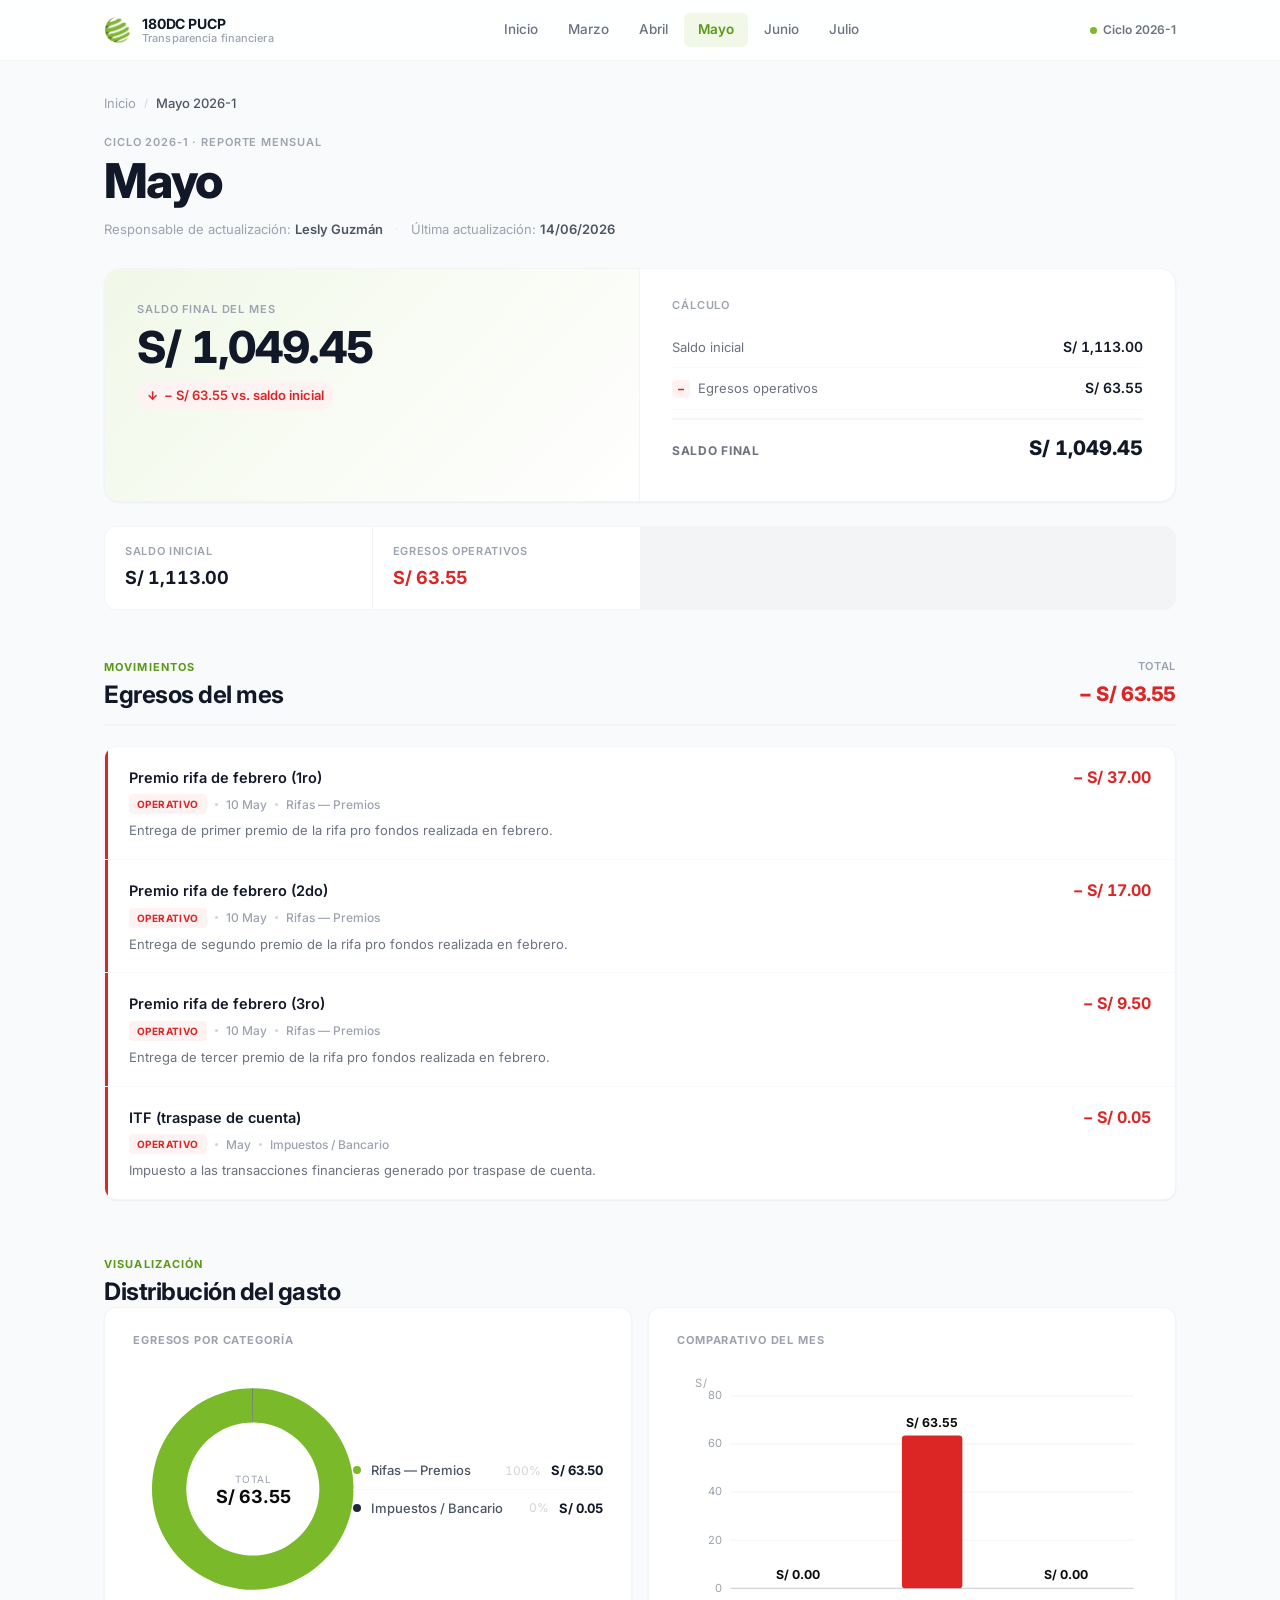
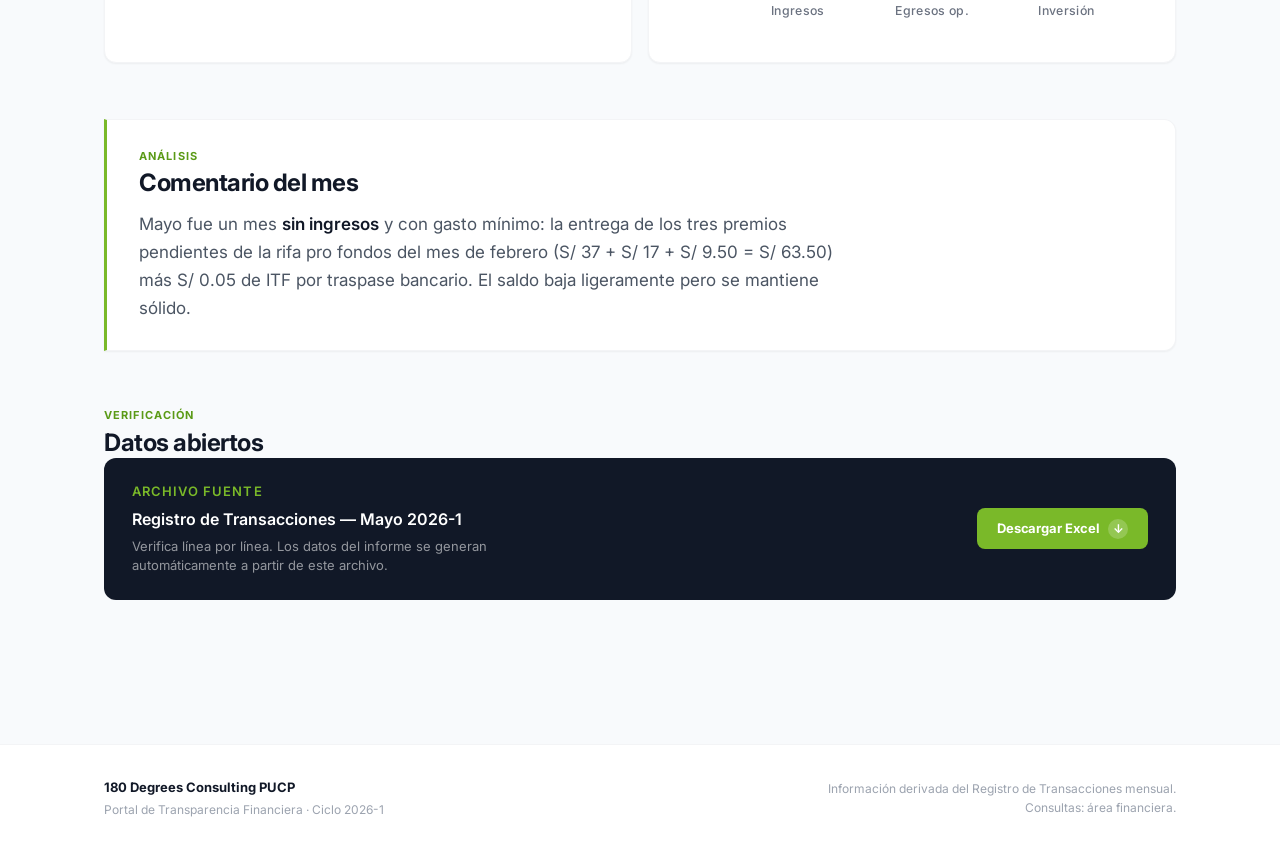
<file: site/meses/mayo.html>
<!DOCTYPE html>
<html lang="es">
<head>
<meta charset="UTF-8">
<meta name="viewport" content="width=device-width, initial-scale=1.0">
<title>Mayo 2026-1 · 180DC PUCP</title>
<link rel="icon" type="image/jpeg" href="../assets/180.jpg">
<link rel="preconnect" href="https://fonts.googleapis.com">
<link rel="preconnect" href="https://fonts.gstatic.com" crossorigin>
<link href="https://fonts.googleapis.com/css2?family=Inter:wght@400;500;600;700;800&display=swap" rel="stylesheet">
<link rel="stylesheet" href="../assets/style.css">
</head>
<body>
  <header class="site-header">
    <div class="header-inner wrap">
      <a class="brand" href="../index.html">
        <img class="brand-mark" src="../assets/180.jpg" width="28" height="28" alt="180DC PUCP">
        <div class="brand-text">
          <span class="brand-name">180DC PUCP</span>
          <span class="brand-sub">Transparencia financiera</span>
        </div>
      </a>
      <nav class="main-nav"><a href="../index.html">Inicio</a><a href="marzo.html">Marzo</a><a href="abril.html">Abril</a><a href="mayo.html" class="active">Mayo</a><a href="junio.html">Junio</a><a href="julio.html">Julio</a></nav>
      <div class="header-status">
        <span class="status-dot"></span>
        <span>Ciclo 2026-1</span>
      </div>
    </div>
  </header>
  <main class="wrap">
    
    <div class="breadcrumb">
      <a href="../index.html">Inicio</a>
      <span class="bc-sep">/</span>
      <span>Mayo 2026-1</span>
    </div>

    <header class="page-hero">
      <p class="eyebrow">Ciclo 2026-1 · Reporte mensual</p>
      <h1 class="page-title">Mayo</h1>
      <p class="page-meta">
        Responsable de actualización: <strong>Lesly Guzmán</strong>
        <span class="meta-sep">·</span>
        Última actualización: <strong>14/06/2026</strong>
      </p>
    </header>

    
    <section class="hero-saldo">
      <div class="hero-saldo-main">
        <p class="eyebrow">Saldo final del mes</p>
        <div class="hero-saldo-num">S/ 1,049.45</div>
        <p class="hero-saldo-delta down">
          <span class="arrow">↓</span>
          − S/ 63.55 vs. saldo inicial
        </p>
      </div>
      <div class="hero-saldo-calc">
        <p class="eyebrow">Cálculo</p>
        <dl class="calc-list">
          <div><dt>Saldo inicial</dt><dd>S/ 1,113.00</dd></div>
          
          <div class="op"><dt><span class="op-sign rojo">−</span> Egresos operativos</dt><dd>S/ 63.55</dd></div>
          
          <div class="total"><dt>Saldo final</dt><dd>S/ 1,049.45</dd></div>
        </dl>
      </div>
    </section>
    
    
    <div class="stat-strip">
      <div class="stat">
        <span class="stat-label">Saldo inicial</span>
        <span class="stat-value">S/ 1,113.00</span>
      </div><div class="stat">
        <span class="stat-label">Egresos operativos</span>
        <span class="stat-value rojo">S/ 63.55</span>
      </div>
    </div>
    

    

    <section class="section">
      <div class="section-head">
        <div>
          <p class="section-eyebrow">Movimientos</p>
          <h3 class="section-title-big">Egresos del mes</h3>
        </div>
        <div class="section-total rojo">
          <span class="total-label">Total</span>
          <span class="total-value">− S/ 63.55</span>
        </div>
      </div>
      
      <div class="tx-list">
    <article class="tx-row tx-op">
      <div class="tx-main">
        <div class="tx-head">
          <h4 class="tx-title">Premio rifa de febrero (1ro)</h4>
          <div class="tx-monto op">− S/ 37.00</div>
        </div>
        <div class="row-meta"><span class="row-badge op">Operativo</span><span class="row-sep"></span><span class="row-meta-item">10 May</span><span class="row-sep"></span><span class="row-meta-item">Rifas — Premios</span></div>
        <p class="tx-desc">Entrega de primer premio de la rifa pro fondos realizada en febrero.</p>
      </div>
    </article>
    
    <article class="tx-row tx-op">
      <div class="tx-main">
        <div class="tx-head">
          <h4 class="tx-title">Premio rifa de febrero (2do)</h4>
          <div class="tx-monto op">− S/ 17.00</div>
        </div>
        <div class="row-meta"><span class="row-badge op">Operativo</span><span class="row-sep"></span><span class="row-meta-item">10 May</span><span class="row-sep"></span><span class="row-meta-item">Rifas — Premios</span></div>
        <p class="tx-desc">Entrega de segundo premio de la rifa pro fondos realizada en febrero.</p>
      </div>
    </article>
    
    <article class="tx-row tx-op">
      <div class="tx-main">
        <div class="tx-head">
          <h4 class="tx-title">Premio rifa de febrero (3ro)</h4>
          <div class="tx-monto op">− S/ 9.50</div>
        </div>
        <div class="row-meta"><span class="row-badge op">Operativo</span><span class="row-sep"></span><span class="row-meta-item">10 May</span><span class="row-sep"></span><span class="row-meta-item">Rifas — Premios</span></div>
        <p class="tx-desc">Entrega de tercer premio de la rifa pro fondos realizada en febrero.</p>
      </div>
    </article>
    
    <article class="tx-row tx-op">
      <div class="tx-main">
        <div class="tx-head">
          <h4 class="tx-title">ITF (traspase de cuenta)</h4>
          <div class="tx-monto op">− S/ 0.05</div>
        </div>
        <div class="row-meta"><span class="row-badge op">Operativo</span><span class="row-sep"></span><span class="row-meta-item">May</span><span class="row-sep"></span><span class="row-meta-item">Impuestos / Bancario</span></div>
        <p class="tx-desc">Impuesto a las transacciones financieras generado por traspase de cuenta.</p>
      </div>
    </article>
    </div>
    </section>

    

    <section class="section">
      <p class="section-eyebrow">Visualización</p>
      <h3 class="section-title-big">Distribución del gasto</h3>
      <div class="chart-grid">
        <div class="chart-block">
          <h4 class="chart-title">Egresos por categoría</h4>
          <div class="donut-block"><svg viewBox="0 0 240 240" width="240" height="240" preserveAspectRatio="xMidYMid meet"><path d="M 120.00 19.20 A 100.80 100.80 0 1 1 119.50 19.20 L 119.67 53.47 A 66.53 66.53 0 1 0 120.00 53.47 Z" fill="#7AB929"/><path d="M 119.50 19.20 A 100.80 100.80 0 0 1 120.00 19.20 L 120.00 53.47 A 66.53 66.53 0 0 0 119.67 53.47 Z" fill="#1F2937"/><text x="120.0" y="114.0" text-anchor="middle" font-size="10" letter-spacing="1" fill="#9CA3AF">TOTAL</text><text x="120.0" y="134.0" text-anchor="middle" font-size="18" font-weight="700" fill="#0A0A0A">S/ 63.55</text></svg><ul class="donut-legend"><li><span class="dot" style="background:#7AB929"></span><span class="lbl">Rifas — Premios</span><span class="pct">100%</span><span class="val">S/ 63.50</span></li><li><span class="dot" style="background:#1F2937"></span><span class="lbl">Impuestos / Bancario</span><span class="pct">0%</span><span class="val">S/ 0.05</span></li></ul></div>
        </div>
        <div class="chart-block">
          <h4 class="chart-title">Comparativo del mes</h4>
          <svg viewBox="0 0 420 240" width="100%" preserveAspectRatio="xMidYMid meet"><text x="16" y="16" font-size="10" fill="#9CA3AF" letter-spacing="1">S/</text><line x1="48" y1="196.0" x2="408" y2="196.0" stroke="#F3F4F6"/><text x="40" y="199.0" text-anchor="end" font-size="10" fill="#9CA3AF">0</text><line x1="48" y1="153.0" x2="408" y2="153.0" stroke="#F3F4F6"/><text x="40" y="156.0" text-anchor="end" font-size="10" fill="#9CA3AF">20</text><line x1="48" y1="110.0" x2="408" y2="110.0" stroke="#F3F4F6"/><text x="40" y="113.0" text-anchor="end" font-size="10" fill="#9CA3AF">40</text><line x1="48" y1="67.0" x2="408" y2="67.0" stroke="#F3F4F6"/><text x="40" y="70.0" text-anchor="end" font-size="10" fill="#9CA3AF">60</text><line x1="48" y1="24.0" x2="408" y2="24.0" stroke="#F3F4F6"/><text x="40" y="27.0" text-anchor="end" font-size="10" fill="#9CA3AF">80</text><line x1="48" y1="196.0" x2="408" y2="196.0" stroke="#D1D5DB"/><rect x="81.0" y="196.0" width="54.0" height="0.0" rx="3" fill="#7AB929"/><text x="108.0" y="188.0" text-anchor="middle" font-size="11" font-weight="700" fill="#0A0A0A">S/ 0.00</text><rect x="201.0" y="59.4" width="54.0" height="136.6" rx="3" fill="#DC2626"/><text x="228.0" y="51.4" text-anchor="middle" font-size="11" font-weight="700" fill="#0A0A0A">S/ 63.55</text><rect x="321.0" y="196.0" width="54.0" height="0.0" rx="3" fill="#F59E0B"/><text x="348.0" y="188.0" text-anchor="middle" font-size="11" font-weight="700" fill="#0A0A0A">S/ 0.00</text><text x="108.0" y="220.0" text-anchor="middle" font-size="11" fill="#6B7280" font-weight="500" letter-spacing="0.3">Ingresos</text><text x="228.0" y="220.0" text-anchor="middle" font-size="11" fill="#6B7280" font-weight="500" letter-spacing="0.3">Egresos op.</text><text x="348.0" y="220.0" text-anchor="middle" font-size="11" fill="#6B7280" font-weight="500" letter-spacing="0.3">Inversión</text></svg>
        </div>
      </div>
    </section>

    
        <section class="analisis-section">
          <p class="section-eyebrow">Análisis</p>
          <h3 class="section-title-big">Comentario del mes</h3>
          <blockquote class="pullquote">Mayo fue un mes <strong>sin ingresos</strong> y con gasto mínimo: la entrega de los tres premios pendientes de la rifa pro fondos del mes de febrero (S/ 37 + S/ 17 + S/ 9.50 = S/ 63.50) más S/ 0.05 de ITF por traspase bancario. El saldo baja ligeramente pero se mantiene sólido.</blockquote>
        </section>
        

    <section class="section">
      <p class="section-eyebrow">Verificación</p>
      <h3 class="section-title-big">Datos abiertos</h3>
      
    <div class="descarga">
      <div class="descarga-info">
        <p class="eyebrow">Archivo fuente</p>
        <h4>Registro de Transacciones — Mayo 2026-1</h4>
        <p>Verifica línea por línea. Los datos del informe se generan
           automáticamente a partir de este archivo.</p>
      </div>
      <a class="btn-descarga" href="../downloads/transacciones_mayo.xlsx" download>
        <span>Descargar Excel</span>
        <span class="btn-arrow">↓</span>
      </a>
    </div>
    
    </section>
    
  </main>
  <footer>
    <div class="wrap footer-inner">
      <div>
        <p class="footer-title">180 Degrees Consulting PUCP</p>
        <p class="footer-sub">Portal de Transparencia Financiera · Ciclo 2026-1</p>
      </div>
      <div class="footer-meta">
        <p>Información derivada del Registro de Transacciones mensual.</p>
        <p>Consultas: área financiera.</p>
      </div>
    </div>
  </footer>
</body>
</html>
</file>
<file: site/assets/style.css>
/* =================================================================
   180DC PUCP — Portal de Transparencia Financiera
   ================================================================= */

:root {
  --brand:        #7AB929;
  --brand-dark:   #5A9A16;
  --brand-soft:   #f1f8e8;
  --brand-tint:   #e4f2d1;

  --ink:          #111827;
  --ink-2:        #1F2937;
  --gray-900:     #1F2937;
  --gray-800:     #374151;
  --gray-700:     #4B5563;
  --gray-600:     #6B7280;
  --gray-500:     #9CA3AF;
  --gray-400:     #D1D5DB;
  --gray-300:     #E5E7EB;
  --gray-200:     #F3F4F6;
  --gray-100:     #F9FAFB;

  --white:        #FFFFFF;
  --canvas:       #F8FAFC;

  --verde:        #16a34a;
  --verde-bg:     #f0fdf4;
  --rojo:         #dc2626;
  --rojo-bg:      #fef2f2;
  --ambar:        #d97706;
  --ambar-bg:     #fffbeb;

  --radius:       8px;
  --radius-lg:    12px;
  --radius-xl:    16px;
  --shadow-sm:    0 1px 2px rgba(0,0,0,.05);
  --shadow:       0 1px 3px rgba(0,0,0,.08), 0 1px 2px rgba(0,0,0,.04);
  --shadow-md:    0 4px 6px -1px rgba(0,0,0,.07), 0 2px 4px -2px rgba(0,0,0,.05);
  --shadow-lg:    0 10px 15px -3px rgba(0,0,0,.07), 0 4px 6px -4px rgba(0,0,0,.05);
  --transition:   .2s ease;
}

*, *::before, *::after { box-sizing: border-box; }

html {
  scroll-behavior: smooth;
  -webkit-text-size-adjust: 100%;
}

body {
  margin: 0;
  font-family: 'Inter', system-ui, -apple-system, sans-serif;
  font-size: 15px;
  line-height: 1.6;
  color: var(--ink);
  background: var(--canvas);
  -webkit-font-smoothing: antialiased;
}

img, svg { vertical-align: middle; }

.wrap {
  max-width: 1120px;
  margin: 0 auto;
  padding: 0 24px;
}

/* =================================================================
   HEADER
   ================================================================= */
.site-header {
  position: sticky;
  top: 0;
  z-index: 100;
  background: rgba(255,255,255,.85);
  backdrop-filter: blur(12px);
  -webkit-backdrop-filter: blur(12px);
  border-bottom: 1px solid var(--gray-200);
}

.header-inner {
  display: flex;
  align-items: center;
  height: 60px;
  gap: 24px;
}

.brand {
  display: flex;
  align-items: center;
  gap: 10px;
  text-decoration: none;
  color: var(--ink);
  flex-shrink: 0;
}

.brand-mark { flex-shrink: 0; }

.brand-text {
  display: flex;
  flex-direction: column;
  line-height: 1.15;
}

.brand-name {
  font-size: 14px;
  font-weight: 700;
  color: var(--ink);
  letter-spacing: -.01em;
}

.brand-sub {
  font-size: 11px;
  font-weight: 500;
  color: var(--gray-500);
  letter-spacing: .01em;
}

/* Nav */
.main-nav {
  display: flex;
  gap: 2px;
  flex: 1;
  justify-content: center;
  overflow-x: auto;
  -webkit-overflow-scrolling: touch;
  scrollbar-width: none;
}
.main-nav::-webkit-scrollbar { display: none; }

.main-nav a {
  padding: 6px 14px;
  color: var(--gray-600);
  text-decoration: none;
  font-size: 13.5px;
  font-weight: 500;
  border-radius: 6px;
  transition: all var(--transition);
  white-space: nowrap;
}

.main-nav a:hover {
  color: var(--ink);
  background: var(--gray-100);
}

.main-nav a.active {
  color: var(--brand-dark);
  background: var(--brand-soft);
  font-weight: 600;
}

.header-status {
  display: flex;
  align-items: center;
  gap: 6px;
  font-size: 12px;
  font-weight: 600;
  color: var(--gray-600);
  flex-shrink: 0;
  white-space: nowrap;
}

.status-dot {
  width: 7px;
  height: 7px;
  border-radius: 50%;
  background: var(--brand);
  flex-shrink: 0;
}

/* =================================================================
   MAIN
   ================================================================= */
main.wrap {
  padding-top: 32px;
  padding-bottom: 80px;
}

/* =================================================================
   UTILITY
   ================================================================= */
.eyebrow {
  font-size: 11px;
  font-weight: 600;
  text-transform: uppercase;
  letter-spacing: .08em;
  color: var(--gray-500);
  margin: 0 0 6px;
}

.section-eyebrow {
  font-size: 11px;
  font-weight: 700;
  text-transform: uppercase;
  letter-spacing: .1em;
  color: var(--brand-dark);
  margin: 0 0 4px;
}

.muted { color: var(--gray-500); font-size: 14px; padding: 20px 24px; }

.verde { color: var(--verde) !important; }
.rojo  { color: var(--rojo) !important; }
.ambar { color: var(--ambar) !important; }

/* =================================================================
   BREADCRUMB
   ================================================================= */
.breadcrumb {
  display: flex;
  align-items: center;
  gap: 8px;
  font-size: 13px;
  margin-bottom: 20px;
  color: var(--gray-500);
}

.breadcrumb a {
  color: var(--gray-500);
  text-decoration: none;
  transition: color var(--transition);
}

.breadcrumb a:hover { color: var(--brand-dark); }
.bc-sep { color: var(--gray-400); font-size: 11px; }
.breadcrumb span:last-child { color: var(--gray-700); font-weight: 500; }

/* =================================================================
   INDEX HERO
   ================================================================= */
.index-hero {
  padding: 40px 0 44px;
  margin-bottom: 36px;
}

.hero-title {
  font-size: 42px;
  font-weight: 800;
  line-height: 1.1;
  letter-spacing: -.03em;
  margin: 0 0 12px;
  color: var(--ink);
}

.hero-lead {
  font-size: 16px;
  line-height: 1.65;
  color: var(--gray-600);
  max-width: 580px;
  margin: 0 0 32px;
}

.hero-saldo-strip {
  background: var(--white);
  border: 1px solid var(--gray-200);
  border-radius: var(--radius-xl);
  padding: 28px 32px;
  display: inline-block;
  box-shadow: var(--shadow-sm);
}

.hero-saldo-big {
  font-size: 40px;
  font-weight: 800;
  letter-spacing: -.03em;
  color: var(--ink);
  line-height: 1;
  font-variant-numeric: tabular-nums;
  margin: 6px 0 10px;
}

.hero-saldo-delta {
  display: inline-flex;
  align-items: center;
  gap: 6px;
  font-size: 13px;
  font-weight: 600;
  margin: 0;
  padding: 4px 10px;
  border-radius: 20px;
}

.hero-saldo-delta.up   { color: var(--verde); background: var(--verde-bg); }
.hero-saldo-delta.down { color: var(--rojo); background: var(--rojo-bg); }

.hero-saldo-delta .arrow {
  font-size: 12px;
  font-weight: 800;
}

/* =================================================================
   PAGE HERO (mes)
   ================================================================= */
.page-hero { margin-bottom: 28px; }

.page-title {
  font-size: 48px;
  font-weight: 800;
  line-height: 1;
  letter-spacing: -.035em;
  margin: 4px 0 14px;
  color: var(--ink);
}

.page-meta {
  font-size: 13px;
  color: var(--gray-500);
  margin: 0;
}

.page-meta strong { color: var(--gray-700); font-weight: 600; }
.meta-sep { color: var(--gray-300); margin: 0 8px; }

/* =================================================================
   HERO SALDO (mes)
   ================================================================= */
.hero-saldo {
  display: grid;
  grid-template-columns: 1fr;
  background: var(--white);
  border: 1px solid var(--gray-200);
  border-radius: var(--radius-xl);
  overflow: hidden;
  margin-bottom: 24px;
  box-shadow: var(--shadow-sm);
}

@media (min-width: 820px) {
  .hero-saldo { grid-template-columns: 1fr 1fr; }
}

.hero-saldo-main {
  padding: 32px;
  background: linear-gradient(135deg, var(--brand-soft) 0%, var(--white) 100%);
}

@media (min-width: 820px) {
  .hero-saldo-main { border-right: 1px solid var(--gray-200); }
}
@media (max-width: 819px) {
  .hero-saldo-main { border-bottom: 1px solid var(--gray-200); }
}

.hero-saldo-num {
  font-size: 44px;
  font-weight: 800;
  letter-spacing: -.03em;
  color: var(--ink);
  line-height: 1;
  font-variant-numeric: tabular-nums;
  margin: 6px 0 12px;
}

.hero-saldo-calc { padding: 28px 32px; }

.calc-list {
  margin: 12px 0 0;
  display: flex;
  flex-direction: column;
}

.calc-list > div {
  display: flex;
  justify-content: space-between;
  align-items: baseline;
  padding: 9px 0;
  border-bottom: 1px solid var(--gray-100);
}

.calc-list > div:last-child { border-bottom: 0; }

.calc-list dt {
  margin: 0;
  font-size: 13px;
  color: var(--gray-600);
  display: flex;
  align-items: center;
  gap: 8px;
}

.calc-list dd {
  margin: 0;
  font-size: 14px;
  font-weight: 600;
  font-variant-numeric: tabular-nums;
  color: var(--ink);
}

.calc-list .op-sign {
  display: inline-flex;
  width: 18px;
  height: 18px;
  align-items: center;
  justify-content: center;
  border-radius: 4px;
  font-size: 12px;
  font-weight: 700;
}

.calc-list .op-sign.verde { background: var(--verde-bg); color: var(--verde); }
.calc-list .op-sign.rojo  { background: var(--rojo-bg); color: var(--rojo); }
.calc-list .op-sign.ambar { background: var(--ambar-bg); color: var(--ambar); }

.calc-list .total {
  margin-top: 8px;
  padding-top: 12px;
  border-top: 2px solid var(--gray-200);
  border-bottom: 0;
}

.calc-list .total dt {
  font-size: 12px;
  font-weight: 700;
  text-transform: uppercase;
  letter-spacing: .06em;
  color: var(--gray-600);
}

.calc-list .total dd {
  font-size: 20px;
  font-weight: 800;
  color: var(--ink);
}

/* =================================================================
   STAT STRIP
   ================================================================= */
.stat-strip {
  display: grid;
  grid-template-columns: repeat(2, 1fr);
  gap: 1px;
  background: var(--gray-200);
  border: 1px solid var(--gray-200);
  border-radius: var(--radius-lg);
  overflow: hidden;
  margin-bottom: 48px;
}

@media (min-width: 640px) { .stat-strip { grid-template-columns: repeat(4, 1fr); } }
.stat-strip-index { grid-template-columns: repeat(2, 1fr); }
@media (min-width: 640px) { .stat-strip-index { grid-template-columns: repeat(5, 1fr); } }

.stat {
  padding: 16px 20px;
  display: flex;
  flex-direction: column;
  gap: 4px;
  background: var(--white);
}

.stat-label {
  font-size: 11px;
  font-weight: 600;
  text-transform: uppercase;
  letter-spacing: .06em;
  color: var(--gray-500);
}

.stat-value {
  font-size: 18px;
  font-weight: 700;
  color: var(--ink);
  font-variant-numeric: tabular-nums;
  letter-spacing: -.01em;
}

.stat-value.verde { color: var(--verde); }
.stat-value.rojo  { color: var(--rojo); }
.stat-value.ambar { color: var(--ambar); }

/* =================================================================
   SECTIONS
   ================================================================= */
.section { margin-bottom: 56px; }
.section:last-child { margin-bottom: 0; }

.section-head {
  display: flex;
  justify-content: space-between;
  align-items: flex-end;
  gap: 16px;
  margin-bottom: 20px;
  padding-bottom: 14px;
  border-bottom: 2px solid var(--gray-200);
}

.section-title-big {
  font-size: 24px;
  font-weight: 700;
  letter-spacing: -.02em;
  margin: 0;
  color: var(--ink);
  line-height: 1.2;
}

.section-total {
  text-align: right;
  white-space: nowrap;
}

.section-total .total-label {
  display: block;
  font-size: 11px;
  font-weight: 600;
  text-transform: uppercase;
  letter-spacing: .06em;
  color: var(--gray-500);
  margin-bottom: 2px;
}

.section-total .total-value {
  font-size: 20px;
  font-weight: 800;
  font-variant-numeric: tabular-nums;
  letter-spacing: -.02em;
}

.section-total.verde .total-value { color: var(--verde); }
.section-total.rojo  .total-value { color: var(--rojo); }

/* =================================================================
   INFO BOX
   ================================================================= */
.info-box {
  background: var(--brand-soft);
  border-left: 3px solid var(--brand);
  border-radius: 0 var(--radius) var(--radius) 0;
  padding: 14px 18px;
  margin-bottom: 16px;
  font-size: 13px;
  line-height: 1.6;
  color: var(--gray-700);
}

.info-box strong {
  display: block;
  color: var(--ink);
  font-weight: 700;
  margin-bottom: 3px;
}

/* =================================================================
   TX LIST (transaction rows)
   ================================================================= */
.tx-list {
  background: var(--white);
  border: 1px solid var(--gray-200);
  border-radius: var(--radius-lg);
  overflow: hidden;
  box-shadow: var(--shadow-sm);
}

.tx-row {
  padding: 18px 24px;
  border-bottom: 1px solid var(--gray-100);
  transition: background var(--transition);
  position: relative;
}

.tx-row:last-child { border-bottom: 0; }
.tx-row:hover { background: var(--gray-100); }

.tx-row::before {
  content: "";
  position: absolute;
  left: 0;
  top: 0;
  bottom: 0;
  width: 3px;
}

.tx-in::before  { background: var(--verde); }
.tx-op::before  { background: var(--rojo); }
.tx-inv::before { background: var(--ambar); }

.tx-head {
  display: flex;
  justify-content: space-between;
  align-items: baseline;
  gap: 16px;
  margin-bottom: 4px;
}

.tx-title {
  margin: 0;
  font-size: 14.5px;
  font-weight: 600;
  color: var(--ink);
}

.tx-monto {
  font-size: 16px;
  font-weight: 700;
  font-variant-numeric: tabular-nums;
  white-space: nowrap;
}

.tx-monto.in  { color: var(--verde); }
.tx-monto.op  { color: var(--rojo); }
.tx-monto.inv { color: var(--ambar); }

.row-meta {
  display: flex;
  flex-wrap: wrap;
  align-items: center;
  gap: 8px;
  font-size: 12px;
  color: var(--gray-500);
  margin-bottom: 6px;
}

.row-meta-item { font-weight: 500; }

.row-sep {
  width: 3px;
  height: 3px;
  border-radius: 50%;
  background: var(--gray-400);
  display: inline-block;
}

.row-badge {
  display: inline-block;
  padding: 2px 8px;
  border-radius: 4px;
  font-size: 10px;
  font-weight: 700;
  text-transform: uppercase;
  letter-spacing: .04em;
}

.row-badge.in  { background: var(--verde-bg); color: var(--verde); }
.row-badge.op  { background: var(--rojo-bg); color: var(--rojo); }
.row-badge.inv { background: var(--ambar-bg); color: var(--ambar); }

.tx-desc {
  margin: 0;
  font-size: 13px;
  line-height: 1.6;
  color: var(--gray-600);
  max-width: 72ch;
}

/* =================================================================
   CHARTS
   ================================================================= */
.chart-grid {
  display: grid;
  grid-template-columns: 1fr;
  gap: 16px;
}

@media (min-width: 820px) {
  .chart-grid { grid-template-columns: 1fr 1fr; }
}

.chart-block {
  background: var(--white);
  border: 1px solid var(--gray-200);
  border-radius: var(--radius-lg);
  padding: 24px 28px;
  box-shadow: var(--shadow-sm);
}

.chart-title {
  margin: 0 0 20px;
  font-size: 11px;
  font-weight: 700;
  text-transform: uppercase;
  letter-spacing: .08em;
  color: var(--gray-500);
}

.chart-empty {
  display: flex;
  align-items: center;
  justify-content: center;
  height: 200px;
  color: var(--gray-400);
  font-size: 13px;
}

.donut-block {
  display: grid;
  grid-template-columns: 1fr;
  gap: 20px;
  align-items: center;
}

@media (min-width: 520px) {
  .donut-block { grid-template-columns: 200px 1fr; }
}

.donut-legend {
  list-style: none;
  padding: 0;
  margin: 0;
}

.donut-legend li {
  display: grid;
  grid-template-columns: 8px 1fr auto auto;
  align-items: center;
  gap: 10px;
  padding: 8px 0;
  border-bottom: 1px solid var(--gray-100);
  font-size: 13px;
}

.donut-legend li:last-child { border-bottom: 0; }

.donut-legend .dot {
  width: 8px;
  height: 8px;
  border-radius: 50%;
}

.donut-legend .lbl { color: var(--gray-700); font-weight: 500; }
.donut-legend .pct { font-variant-numeric: tabular-nums; color: var(--gray-400); font-size: 12px; }
.donut-legend .val { font-variant-numeric: tabular-nums; color: var(--ink); font-weight: 700; font-size: 13px; }

/* =================================================================
   ANÁLISIS
   ================================================================= */
.analisis-section {
  margin-bottom: 56px;
  padding: 28px 32px;
  background: var(--white);
  border: 1px solid var(--gray-200);
  border-left: 3px solid var(--brand);
  border-radius: 0 var(--radius-lg) var(--radius-lg) 0;
  box-shadow: var(--shadow-sm);
}

.analisis-section .section-eyebrow { margin-bottom: 4px; }

.pullquote {
  margin: 12px 0 0;
  font-size: 17px;
  font-weight: 400;
  line-height: 1.65;
  color: var(--gray-700);
  max-width: 64ch;
}

.pullquote strong { color: var(--ink); font-weight: 600; }

/* =================================================================
   DESCARGA
   ================================================================= */
.descarga {
  display: flex;
  flex-wrap: wrap;
  gap: 20px;
  justify-content: space-between;
  align-items: center;
  background: var(--ink);
  border-radius: var(--radius-lg);
  padding: 24px 28px;
}

.descarga-info { flex: 1; min-width: 240px; }

.descarga-info .eyebrow { color: var(--brand); margin-bottom: 6px; }

.descarga-info h4 {
  margin: 0 0 4px;
  font-size: 16px;
  font-weight: 600;
  color: var(--white);
}

.descarga-info p {
  margin: 0;
  font-size: 13px;
  color: rgba(255,255,255,.55);
  line-height: 1.5;
  max-width: 50ch;
}

.btn-descarga {
  display: inline-flex;
  align-items: center;
  gap: 8px;
  background: var(--brand);
  color: var(--white);
  padding: 10px 20px;
  border-radius: var(--radius);
  text-decoration: none;
  font-size: 13px;
  font-weight: 700;
  transition: all var(--transition);
  letter-spacing: -.01em;
}

.btn-descarga:hover {
  background: #8DCB39;
  transform: translateY(-1px);
  box-shadow: 0 4px 12px rgba(122,185,41,.3);
}

.btn-arrow {
  display: inline-flex;
  width: 20px;
  height: 20px;
  border-radius: 50%;
  background: rgba(255,255,255,.2);
  color: var(--white);
  align-items: center;
  justify-content: center;
  font-size: 12px;
  font-weight: 700;
}

/* =================================================================
   MESES GRID (index)
   ================================================================= */
.meses-grid {
  display: grid;
  grid-template-columns: repeat(auto-fill, minmax(280px, 1fr));
  gap: 16px;
}

.mes-card {
  display: flex;
  flex-direction: column;
  background: var(--white);
  border: 1px solid var(--gray-200);
  border-radius: var(--radius-lg);
  padding: 24px;
  text-decoration: none;
  color: inherit;
  transition: all var(--transition);
  box-shadow: var(--shadow-sm);
}

.mes-card:hover {
  border-color: var(--brand);
  box-shadow: var(--shadow-md);
  transform: translateY(-2px);
}

.mes-card-head {
  display: flex;
  justify-content: space-between;
  align-items: flex-start;
  margin-bottom: 20px;
}

.mes-card-title {
  font-size: 26px;
  font-weight: 800;
  letter-spacing: -.02em;
  margin: 2px 0 0;
  color: var(--ink);
  line-height: 1;
}

.mes-arrow {
  color: var(--gray-300);
  font-size: 18px;
  transition: all var(--transition);
  flex-shrink: 0;
}

.mes-card:hover .mes-arrow {
  color: var(--brand);
  transform: translateX(3px);
}

.mes-card-saldo {
  margin-bottom: 16px;
  padding-bottom: 16px;
  border-bottom: 1px solid var(--gray-100);
}

.mes-saldo-num {
  font-size: 28px;
  font-weight: 800;
  letter-spacing: -.025em;
  color: var(--ink);
  line-height: 1;
  font-variant-numeric: tabular-nums;
  margin: 4px 0 8px;
}

.mes-delta {
  display: inline-flex;
  align-items: center;
  gap: 4px;
  font-size: 12px;
  font-weight: 600;
  margin: 0;
  padding: 2px 8px;
  border-radius: 12px;
}

.mes-delta.up   { color: var(--verde); background: var(--verde-bg); }
.mes-delta.down { color: var(--rojo); background: var(--rojo-bg); }

.mes-delta .arrow { font-size: 11px; font-weight: 800; }

.mes-card-stats {
  display: flex;
  flex-direction: column;
  gap: 6px;
}

.mes-card-stats > div {
  display: flex;
  justify-content: space-between;
  align-items: baseline;
}

.mes-card-stats span {
  font-size: 12px;
  color: var(--gray-500);
  font-weight: 500;
}

.mes-card-stats b {
  font-size: 13px;
  font-weight: 700;
  font-variant-numeric: tabular-nums;
}

.mes-card-stats b.verde { color: var(--verde); }
.mes-card-stats b.rojo  { color: var(--rojo); }
.mes-card-stats b.ambar { color: var(--ambar); }

/* =================================================================
   TWO COL (metodología)
   ================================================================= */
.two-col {
  display: grid;
  grid-template-columns: 1fr;
  gap: 40px;
  padding: 32px;
  background: var(--white);
  border: 1px solid var(--gray-200);
  border-radius: var(--radius-lg);
  box-shadow: var(--shadow-sm);
}

@media (min-width: 820px) {
  .two-col { grid-template-columns: 1fr 1fr; gap: 48px; }
}

.prose {
  font-size: 14px;
  line-height: 1.7;
  color: var(--gray-600);
  margin: 0 0 12px;
  max-width: 52ch;
}

.prose em { color: var(--gray-700); font-style: italic; }

.def-list { margin: 14px 0 0; }

.def-list > div {
  padding: 12px 0;
  border-bottom: 1px solid var(--gray-100);
}

.def-list > div:last-child { border-bottom: 0; }

.def-list dt {
  margin: 0 0 2px;
  font-size: 13px;
  font-weight: 700;
  color: var(--ink);
}

.def-list dd {
  margin: 0;
  font-size: 13px;
  color: var(--gray-600);
  line-height: 1.5;
}

/* =================================================================
   FOOTER
   ================================================================= */
footer {
  background: var(--white);
  border-top: 1px solid var(--gray-200);
  padding: 32px 0;
  margin-top: 64px;
}

.footer-inner {
  display: flex;
  flex-wrap: wrap;
  justify-content: space-between;
  align-items: center;
  gap: 16px;
}

.footer-title {
  margin: 0 0 2px;
  font-size: 13px;
  font-weight: 700;
  color: var(--ink);
}

.footer-sub {
  margin: 0;
  font-size: 12px;
  color: var(--gray-500);
}

.footer-meta { text-align: right; }

.footer-meta p {
  margin: 0;
  font-size: 12px;
  color: var(--gray-500);
  line-height: 1.6;
}

/* =================================================================
   RESPONSIVE
   ================================================================= */
@media (max-width: 760px) {
  .wrap { padding: 0 16px; }

  .header-inner {
    flex-wrap: wrap;
    height: auto;
    padding: 12px 0;
    gap: 10px;
  }
  .main-nav { order: 3; width: 100%; justify-content: flex-start; gap: 0; }
  .main-nav a { padding: 6px 10px; font-size: 13px; }
  .header-status { font-size: 11px; }

  .hero-title { font-size: 30px; }
  .hero-lead { font-size: 14px; }
  .hero-saldo-big { font-size: 32px; }
  .hero-saldo-strip { padding: 20px 24px; display: block; }

  .page-title { font-size: 36px; }
  .hero-saldo-num { font-size: 32px; }
  .hero-saldo-main, .hero-saldo-calc { padding: 20px; }

  .section-title-big { font-size: 20px; }
  .section-head { flex-direction: column; align-items: flex-start; gap: 8px; }
  .section-total { text-align: left; }

  .tx-row { padding: 14px 18px; }
  .tx-head { flex-direction: column; gap: 2px; }

  .analisis-section { padding: 20px 22px; }
  .pullquote { font-size: 15px; }

  .descarga { padding: 20px; }
  .btn-descarga { width: 100%; justify-content: center; }

  .chart-block { padding: 20px; }
  .mes-card { padding: 18px 20px; }
  .mes-card-title { font-size: 22px; }
  .mes-saldo-num { font-size: 24px; }

  .two-col { padding: 24px 20px; }

  .footer-inner { flex-direction: column; align-items: flex-start; }
  .footer-meta { text-align: left; }
}

@media print {
  body { background: white; }
  .site-header { position: static; backdrop-filter: none; }
  .main-nav, .header-status { display: none; }
  .tx-row:hover { background: transparent; }
  .mes-card:hover { transform: none; box-shadow: none; }
}
</file>
